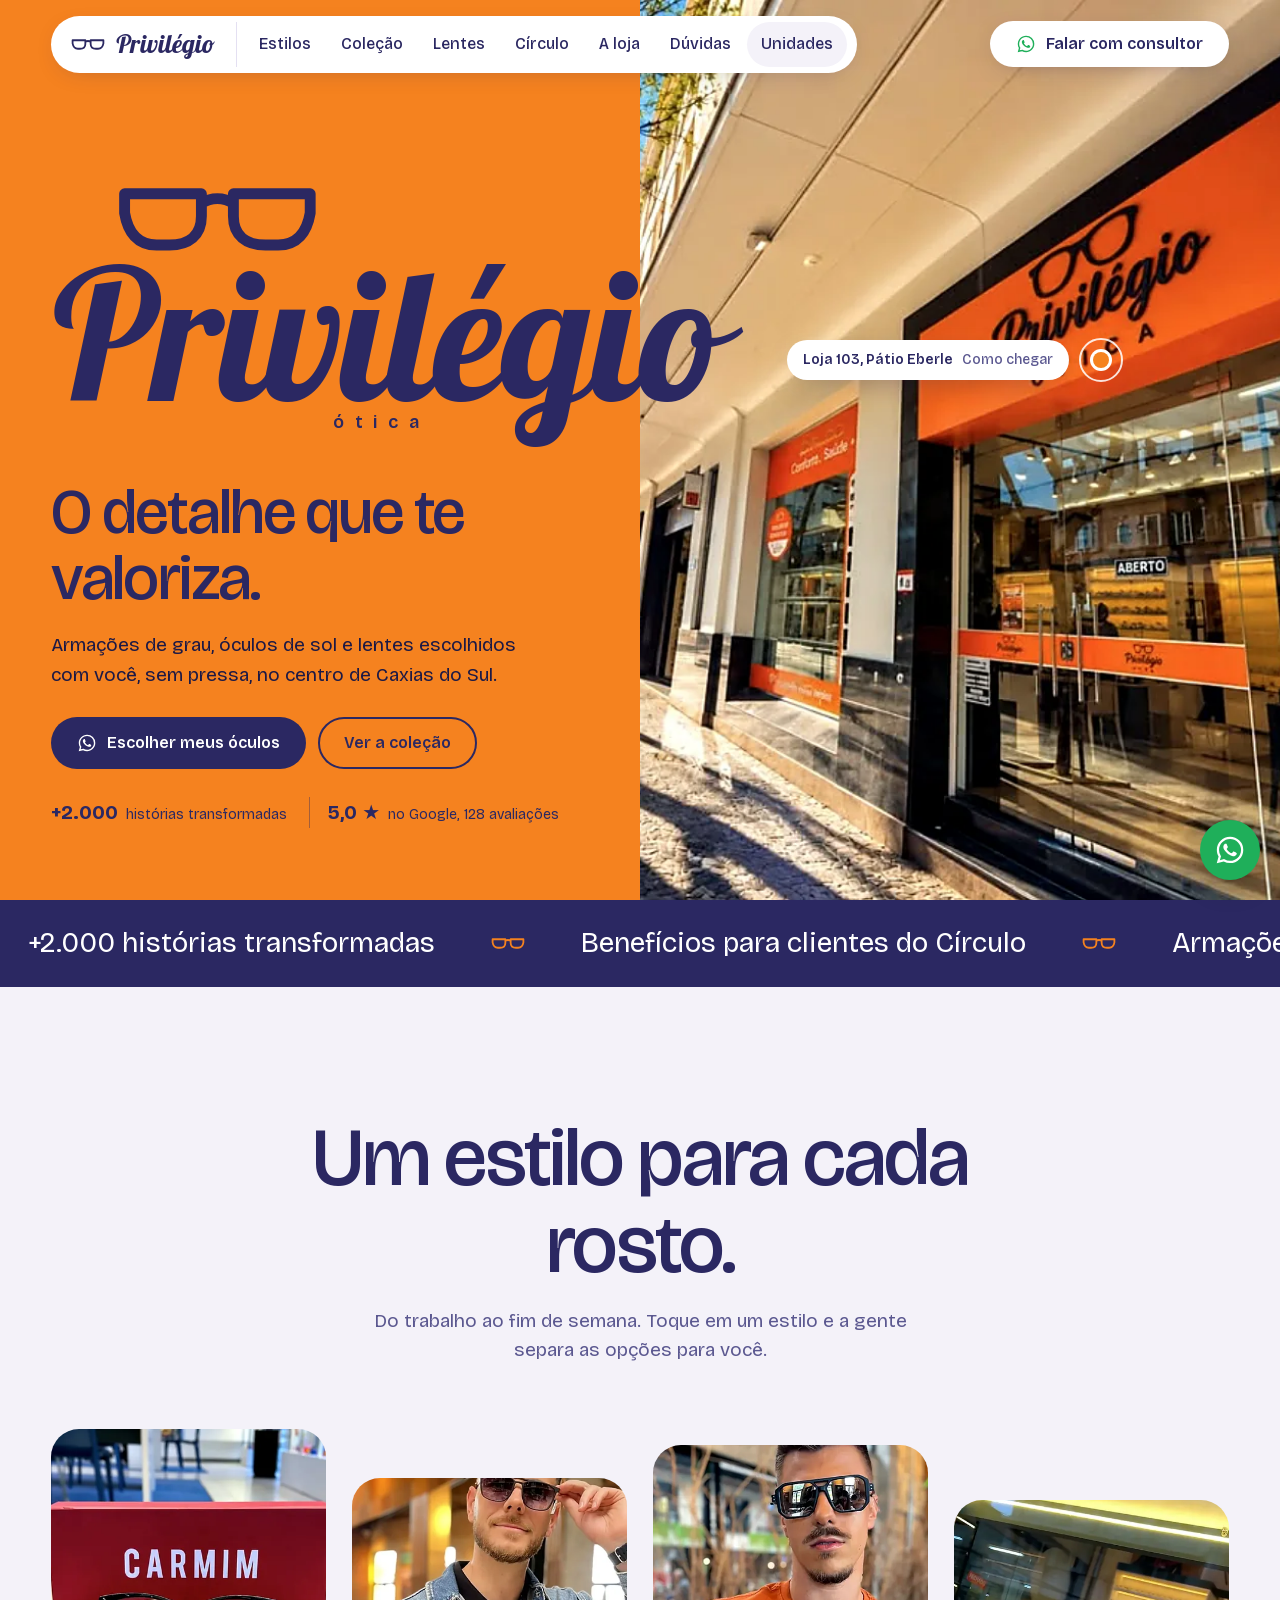
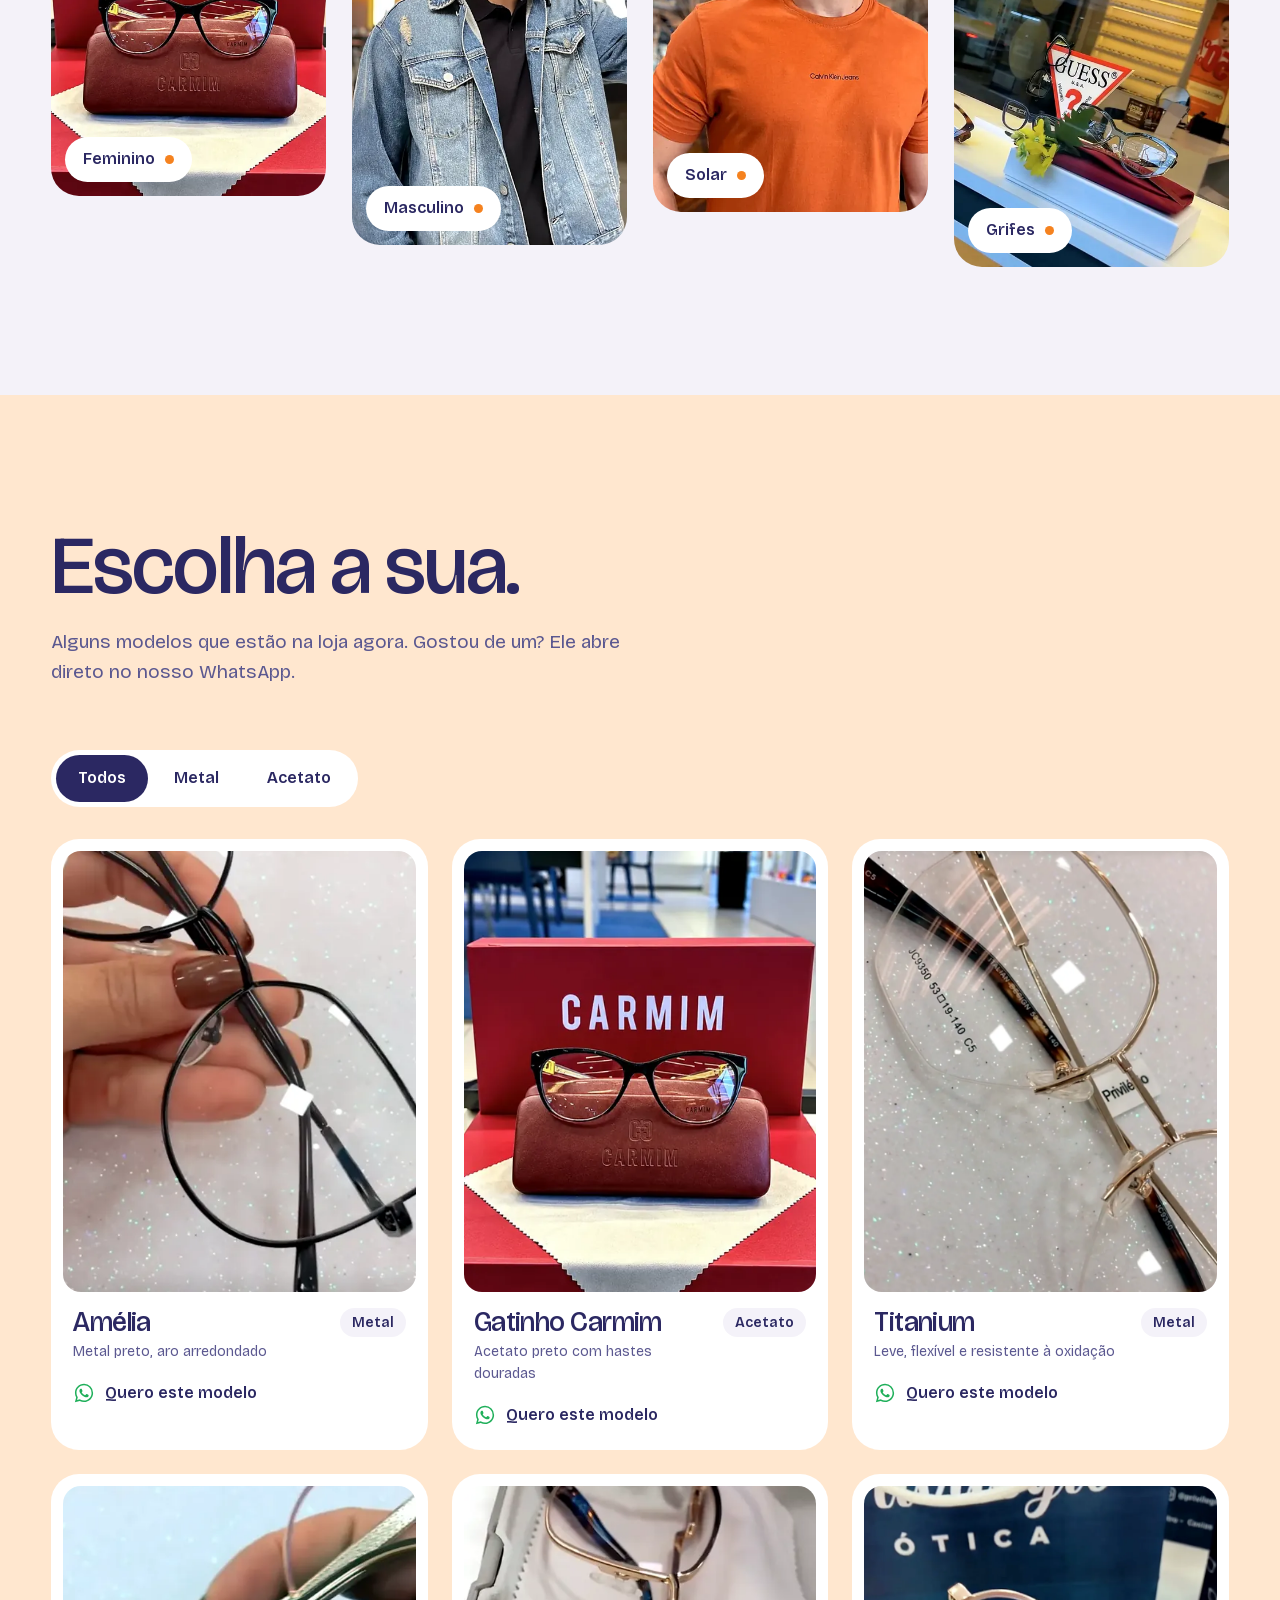
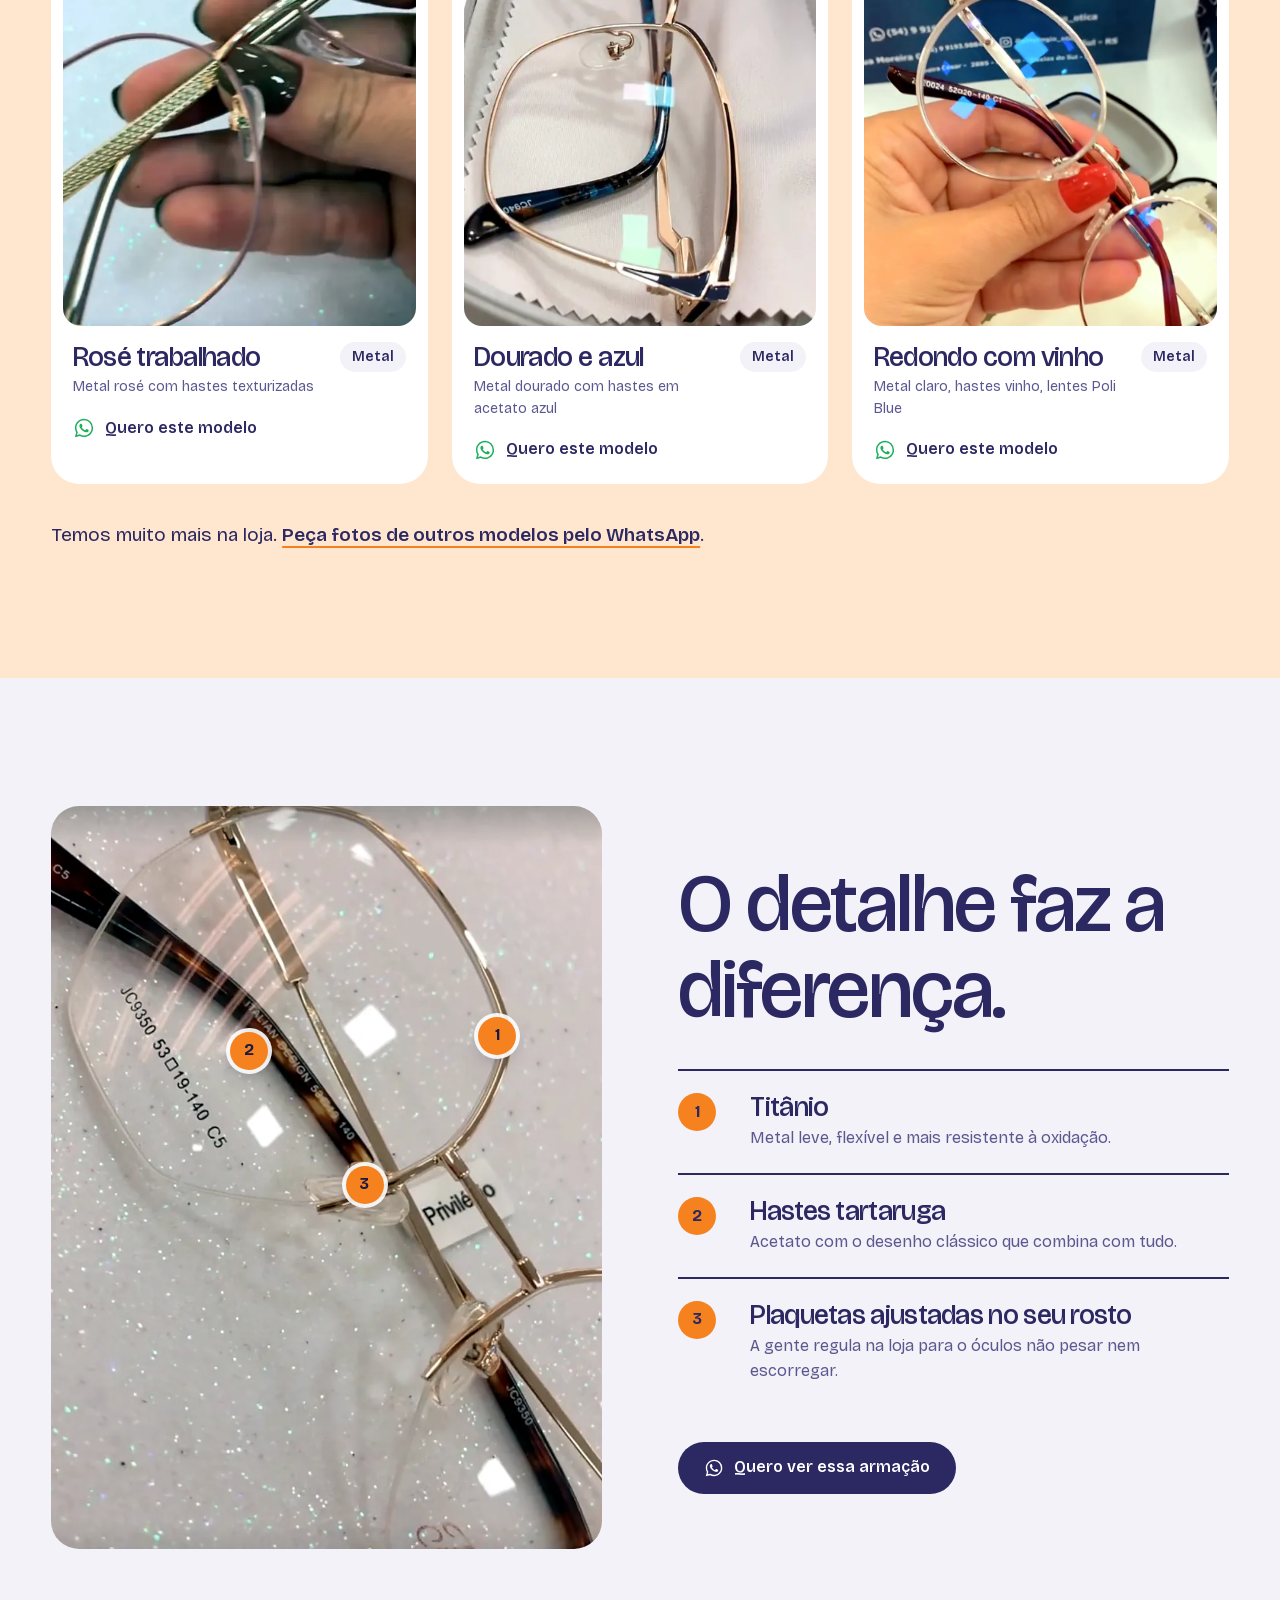
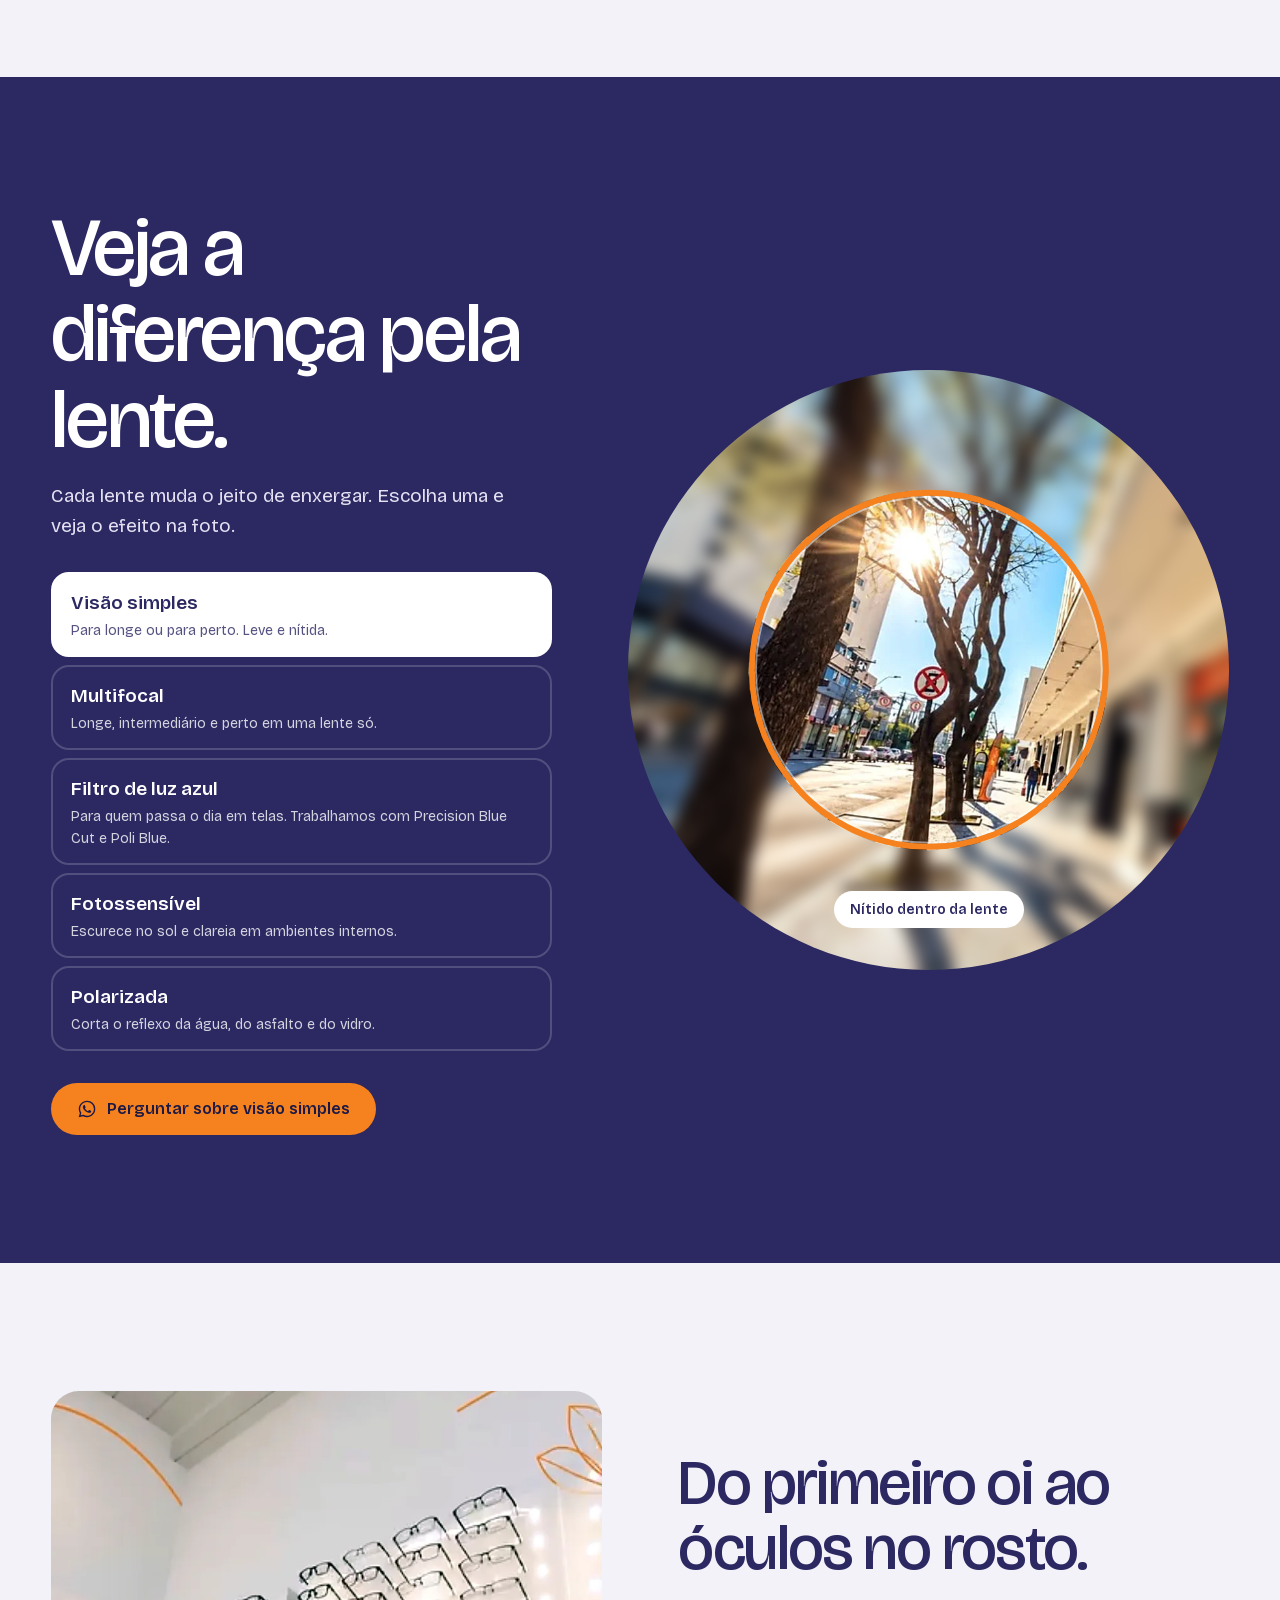
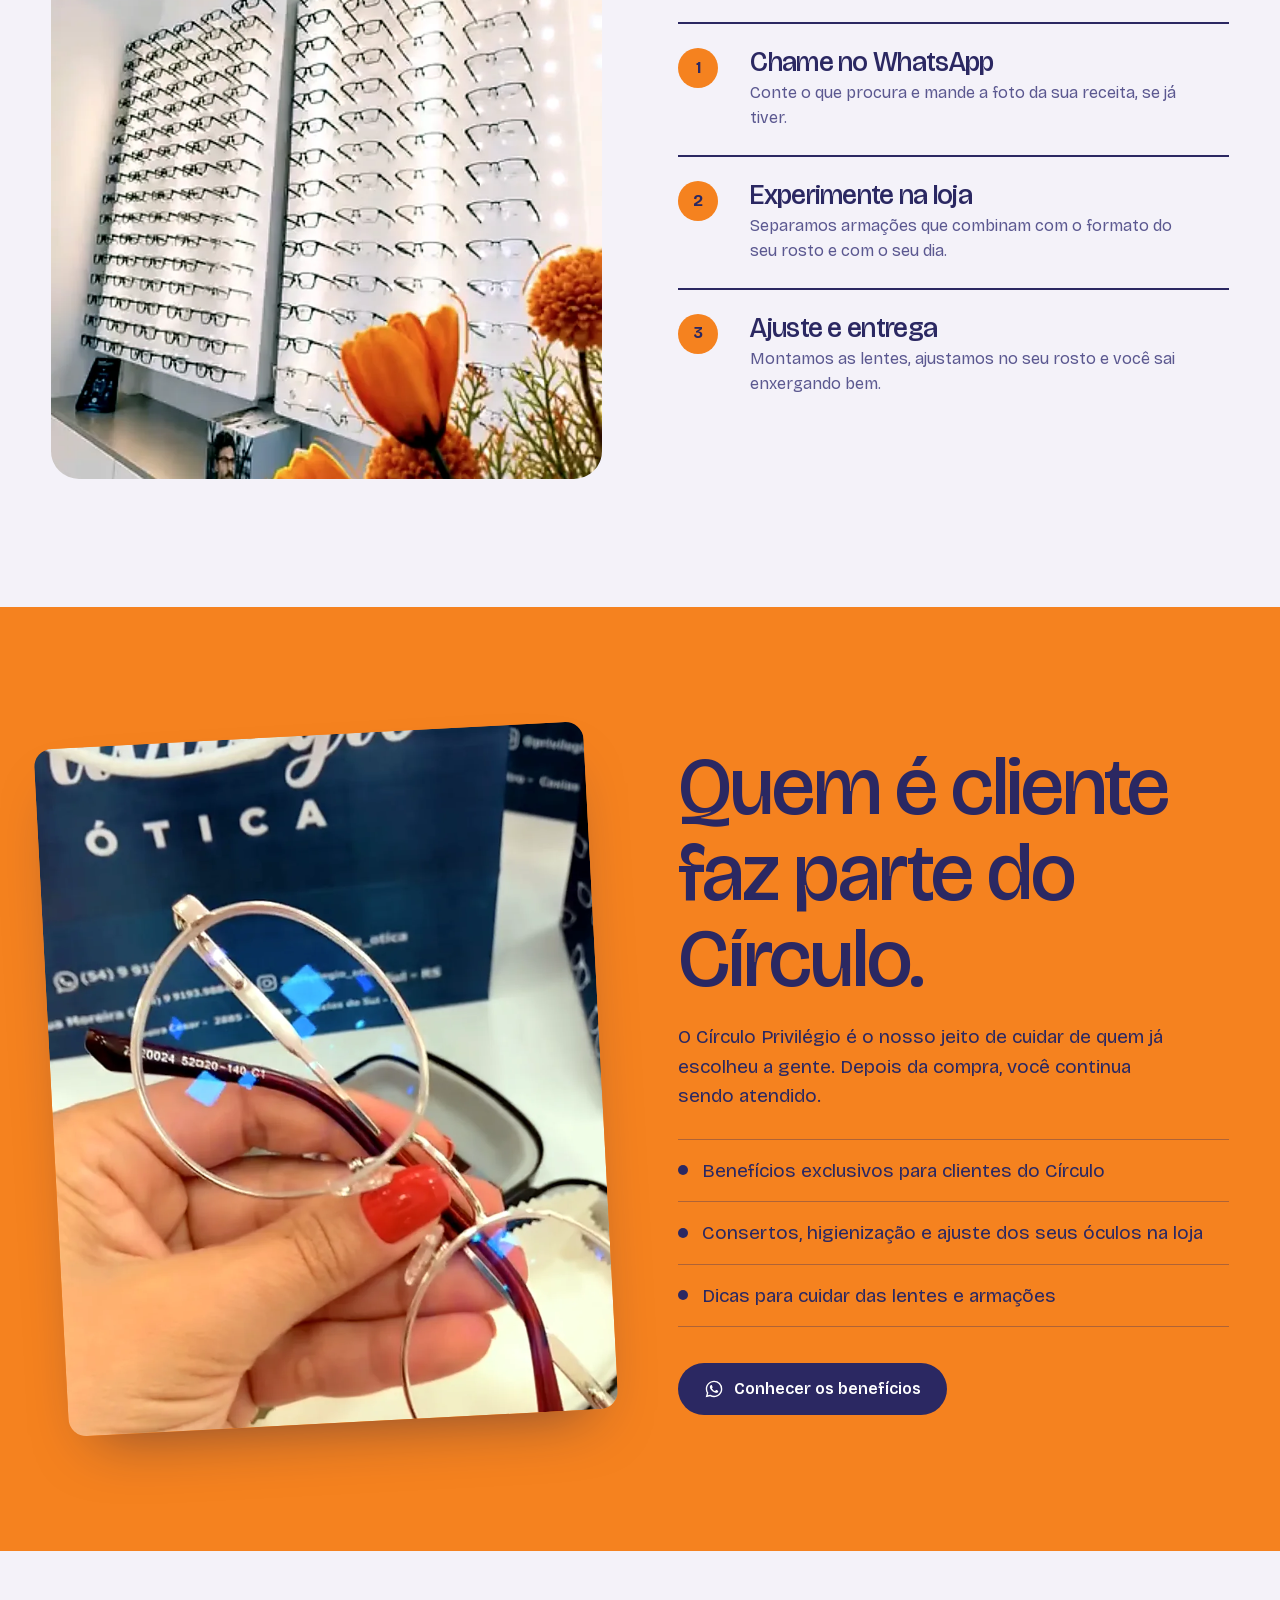
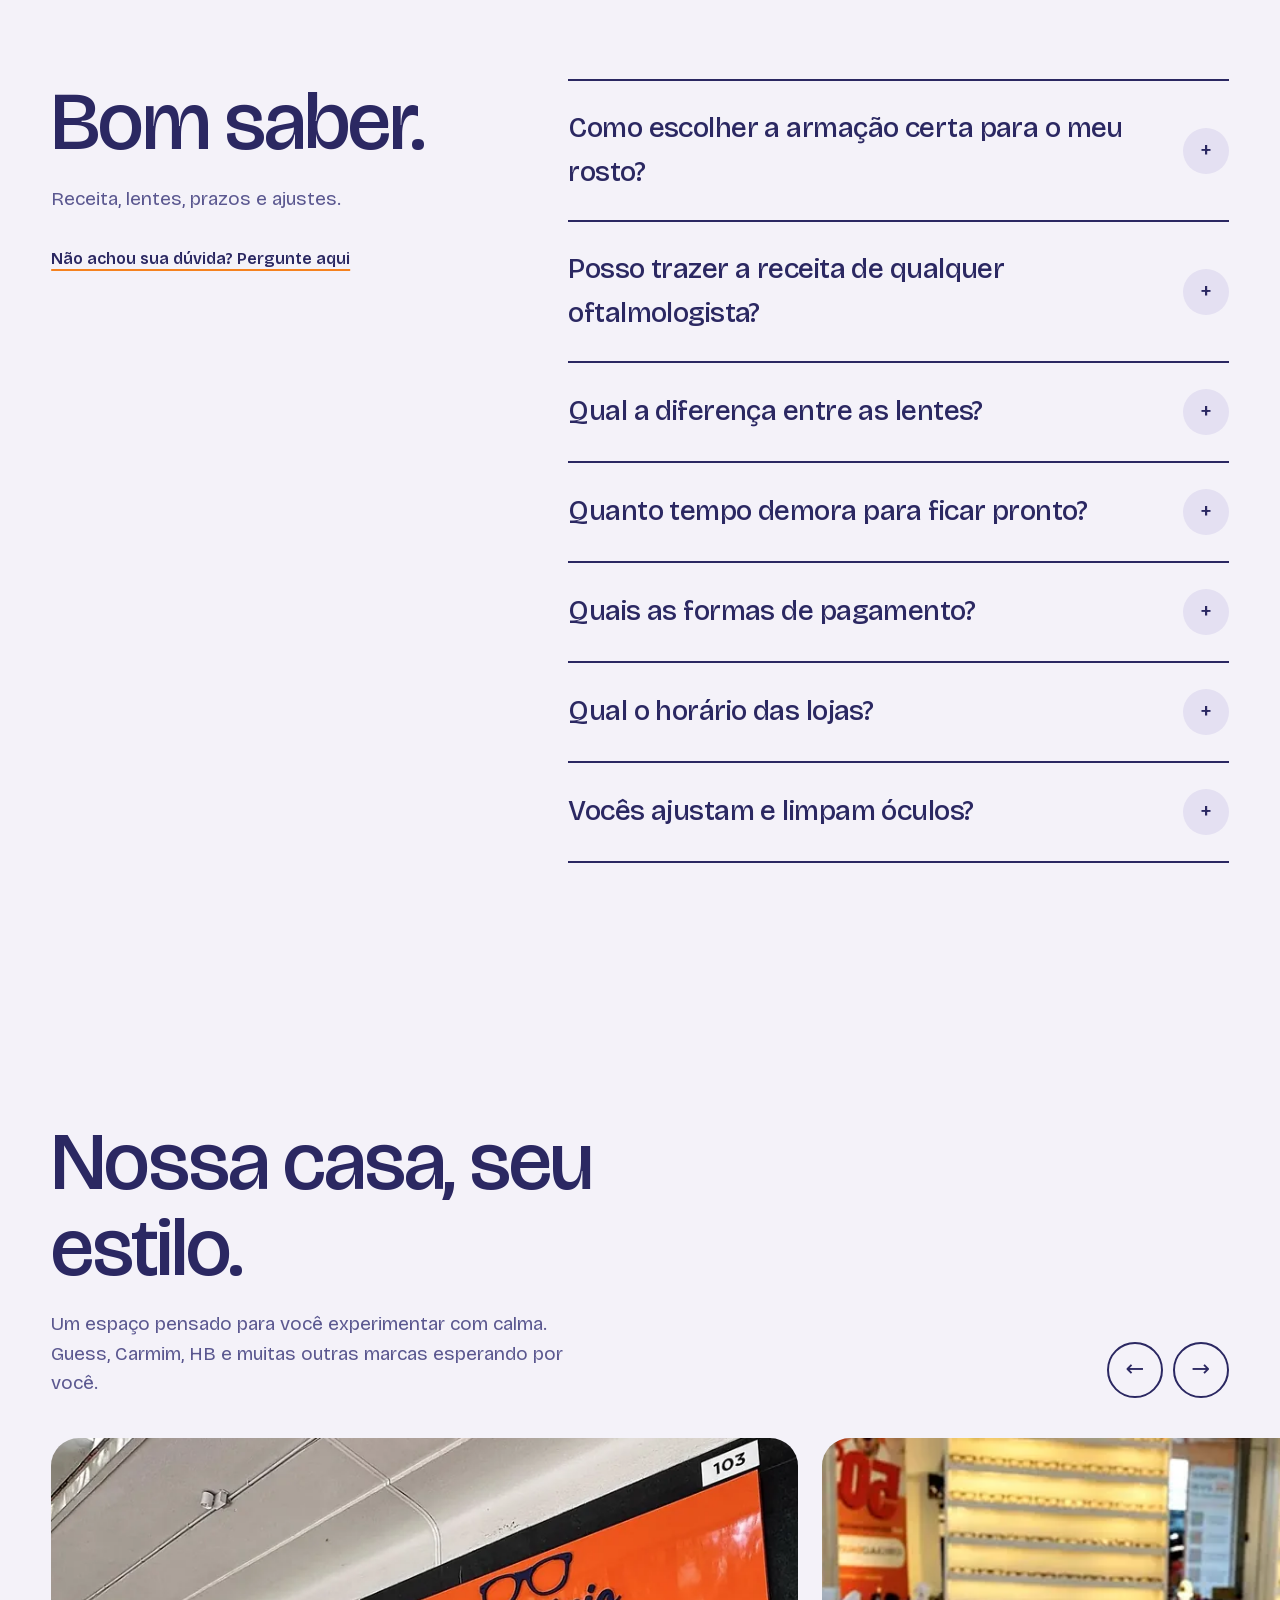
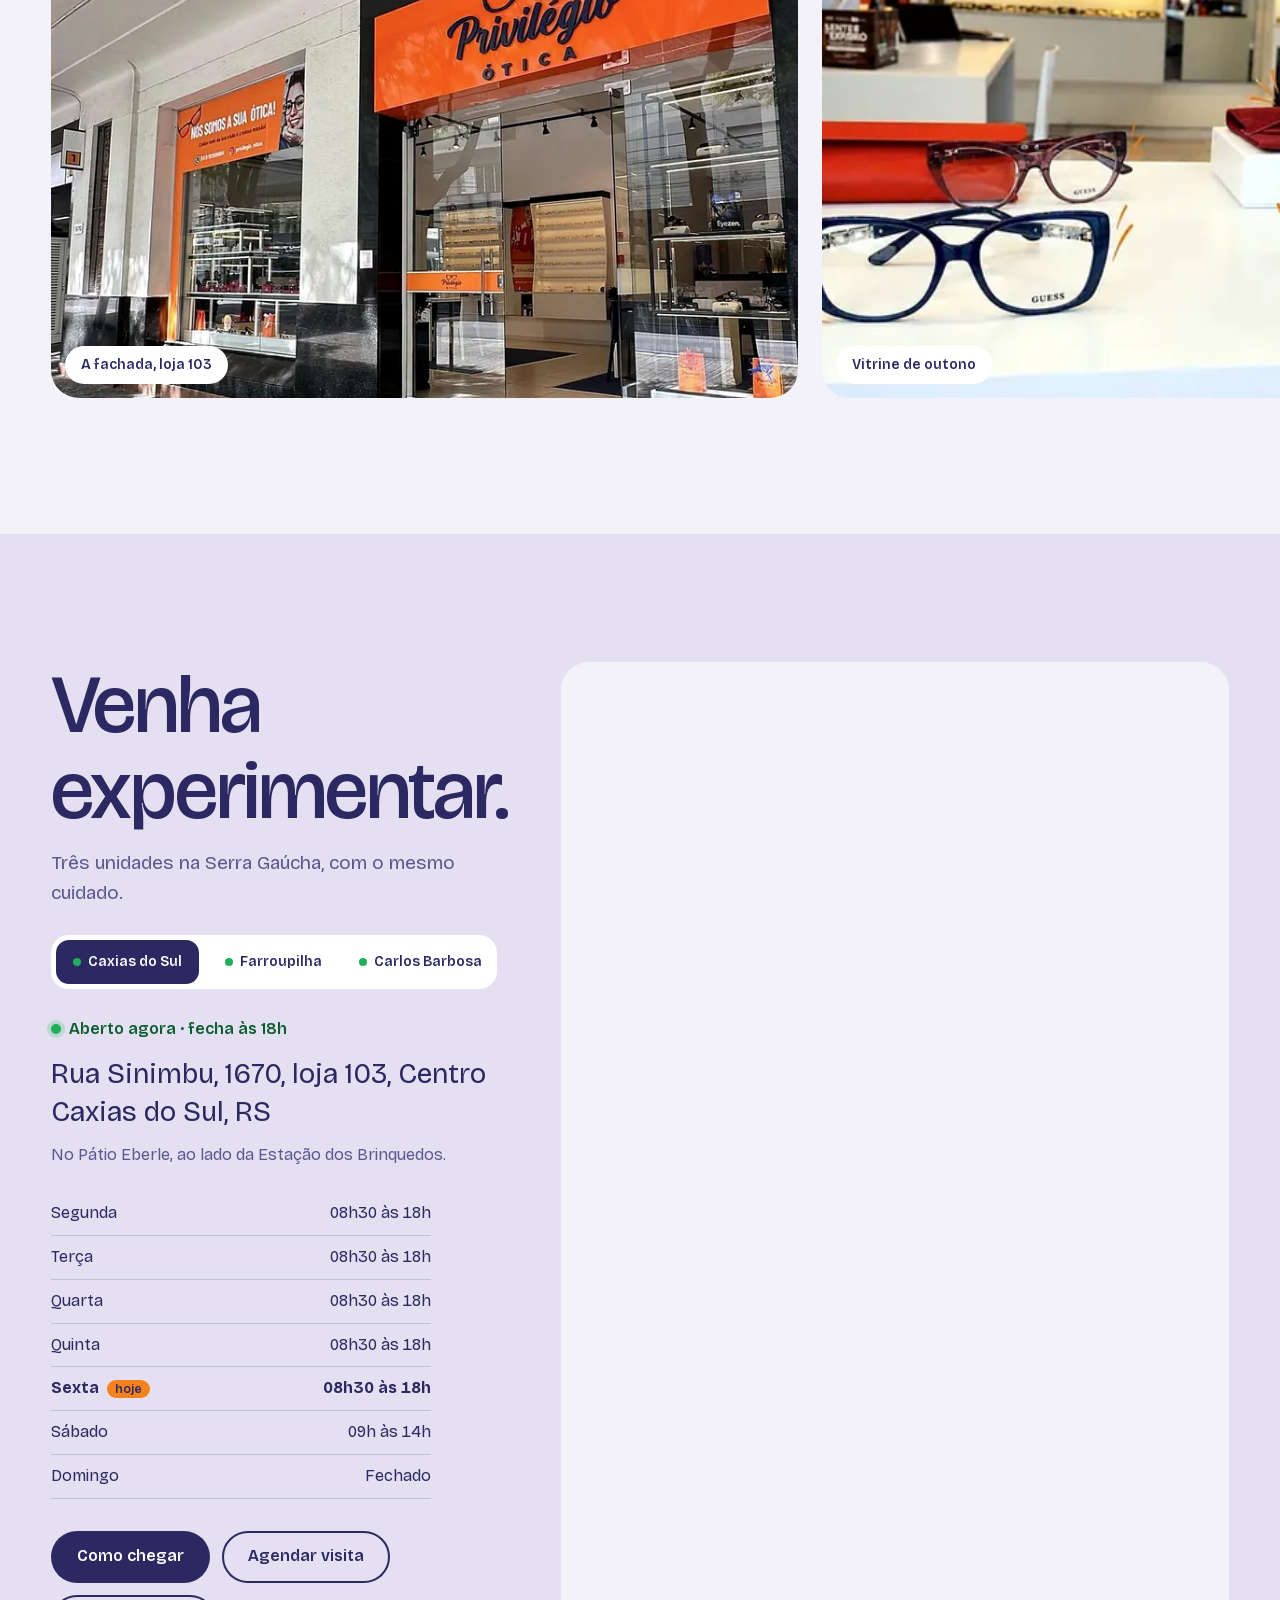
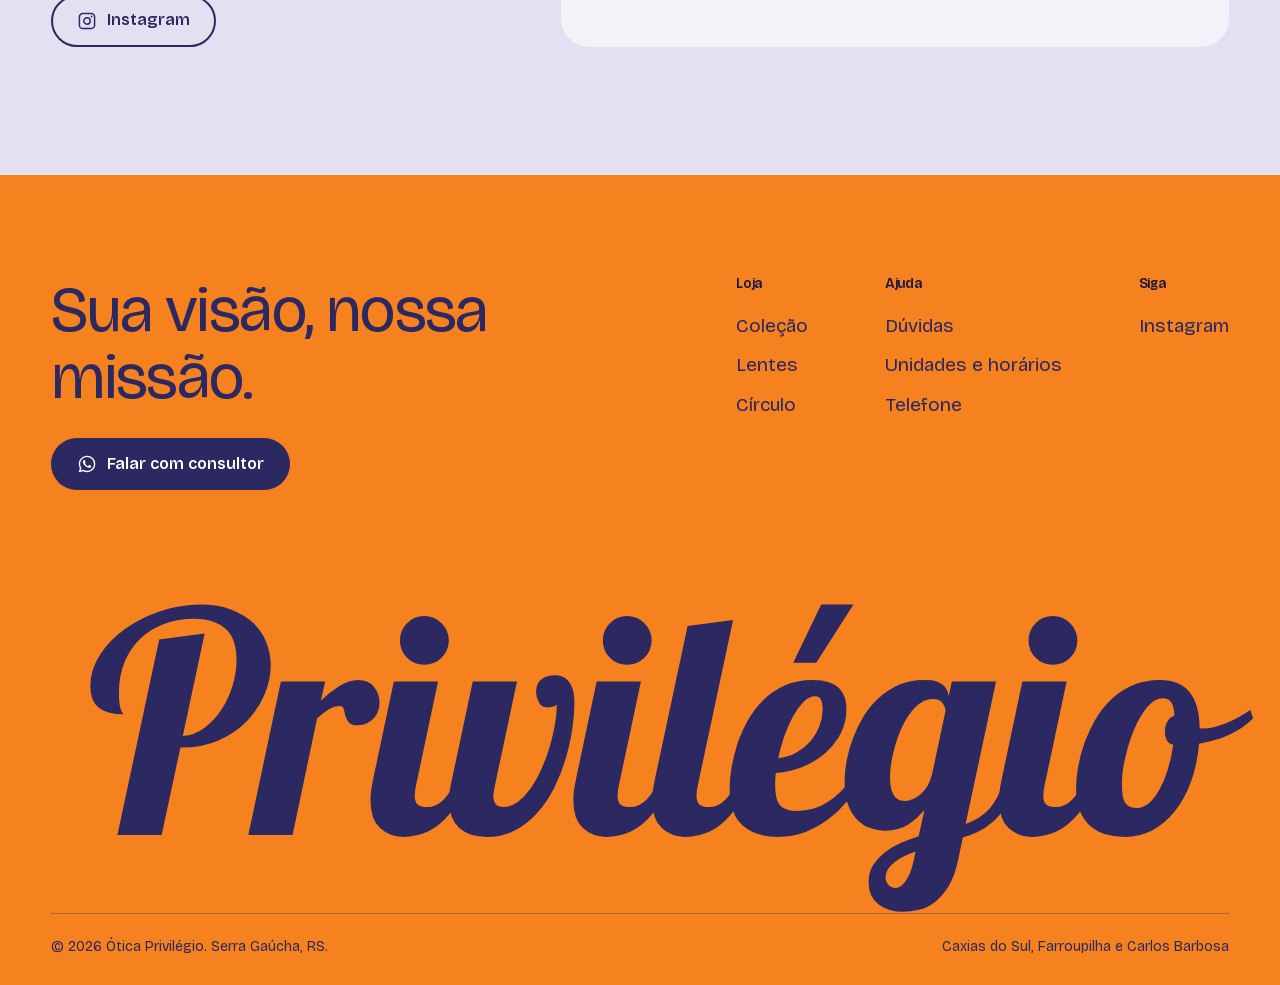
<file: index.html>
<!doctype html>
<html lang="pt-BR">
<head>
  <meta charset="utf-8">
  <meta name="viewport" content="width=device-width, initial-scale=1">
  <title>Ótica Privilégio | Óculos de grau e de sol em Caxias do Sul</title>
  <meta name="description" content="Ótica Privilégio, no centro de Caxias do Sul. Armações de grau, óculos de sol e lentes com atendimento personalizado. Seu olhar merece ser Privilégio.">
  <meta name="theme-color" content="#F5821F">
  <link rel="canonical" href="https://otica-privilegio.vercel.app/">

  <meta property="og:type" content="website">
  <meta property="og:locale" content="pt_BR">
  <meta property="og:title" content="Ótica Privilégio | O detalhe que te valoriza">
  <meta property="og:description" content="Armações, óculos de sol e lentes no centro de Caxias do Sul. Atendimento pelo WhatsApp.">
  <meta property="og:image" content="https://otica-privilegio.vercel.app/assets/img/og.jpg">
  <meta name="twitter:card" content="summary_large_image">

  <link rel="icon" href="assets/favicon.svg" type="image/svg+xml">
  <link rel="apple-touch-icon" href="assets/apple-touch-icon.png">

  <link rel="preload" href="assets/fonts/bricolage-grotesque-latin.woff2" as="font" type="font/woff2" crossorigin>
  <link rel="preload" href="assets/fonts/lobster-two-700i-latin.woff2" as="font" type="font/woff2" crossorigin>
  <link rel="preload" as="image" href="assets/img/loja-fachada-sol.webp" fetchpriority="high">
  <link rel="stylesheet" href="css/style.css">

  <script type="application/ld+json">
  {
    "@context": "https://schema.org",
    "@type": "Optician",
    "name": "Ótica Privilégio",
    "slogan": "O detalhe que te valoriza",
    "image": "https://otica-privilegio.vercel.app/assets/img/og.jpg",
    "telephone": "+55-54-99996-6842",
    "openingHoursSpecification": [
      { "@type": "OpeningHoursSpecification", "dayOfWeek": ["Monday","Tuesday","Wednesday","Thursday","Friday"], "opens": "08:30", "closes": "18:00" },
      { "@type": "OpeningHoursSpecification", "dayOfWeek": "Saturday", "opens": "09:00", "closes": "14:00" }
    ],
    "aggregateRating": { "@type": "AggregateRating", "ratingValue": "5.0", "reviewCount": "128" },
    "address": {
      "@type": "PostalAddress",
      "streetAddress": "Rua Sinimbu, 1670, Loja 103",
      "addressLocality": "Caxias do Sul",
      "addressRegion": "RS",
      "postalCode": "95020-001",
      "addressCountry": "BR"
    },
    "sameAs": ["https://www.instagram.com/oticaprivilegio_caxiasdosul/"]
  }
  </script>
</head>
<body>
  <svg width="0" height="0" style="position:absolute" aria-hidden="true">
    <symbol id="i-oculos" viewBox="0 0 64 24">
      <path d="M3 4H27V11C27 17 23 20 17 20H13C7 20 4 16 3 10Z M37 4H61V10C60 16 57 20 51 20H47C41 20 37 17 37 11Z M27 7C30 5 34 5 37 7" fill="none" stroke="currentColor" stroke-width="3.4" stroke-linejoin="round" stroke-linecap="round"/>
    </symbol>
    <symbol id="i-whats" viewBox="0 0 24 24">
      <path fill="currentColor" d="M12.04 2C6.58 2 2.13 6.45 2.13 11.91c0 1.75.46 3.45 1.32 4.95L2.05 22l5.25-1.38a9.9 9.9 0 0 0 4.74 1.21h.01c5.46 0 9.9-4.45 9.9-9.91A9.86 9.86 0 0 0 12.04 2Zm0 18.15h-.01a8.2 8.2 0 0 1-4.19-1.15l-.3-.18-3.12.82.83-3.04-.2-.31a8.2 8.2 0 0 1-1.26-4.38c0-4.54 3.7-8.23 8.25-8.23 2.2 0 4.27.86 5.82 2.42a8.18 8.18 0 0 1 2.41 5.82c0 4.54-3.7 8.23-8.23 8.23Zm4.52-6.16c-.25-.12-1.47-.72-1.69-.81-.23-.08-.39-.12-.56.13-.16.25-.64.81-.79.97-.14.17-.29.19-.54.06-.25-.12-1.05-.39-1.99-1.23-.74-.66-1.23-1.47-1.38-1.72-.14-.25-.01-.38.11-.51.11-.11.25-.29.37-.43.13-.15.17-.25.25-.42.08-.16.04-.31-.02-.43-.06-.12-.56-1.34-.76-1.84-.2-.48-.41-.42-.56-.42h-.48c-.17 0-.43.06-.66.31-.22.25-.86.85-.86 2.07 0 1.22.89 2.4 1.01 2.56.12.17 1.75 2.67 4.23 3.74.59.26 1.05.41 1.41.52.59.19 1.13.16 1.56.1.48-.07 1.47-.6 1.67-1.18.21-.58.21-1.07.15-1.18-.06-.1-.22-.16-.47-.29Z"/>
    </symbol>
    <symbol id="i-insta" viewBox="0 0 24 24">
      <path fill="none" stroke="currentColor" stroke-width="1.8" d="M7 2.9h10A4.1 4.1 0 0 1 21.1 7v10a4.1 4.1 0 0 1-4.1 4.1H7A4.1 4.1 0 0 1 2.9 17V7A4.1 4.1 0 0 1 7 2.9Z M12 8.2a3.8 3.8 0 1 0 0 7.6 3.8 3.8 0 0 0 0-7.6Z"/>
      <circle cx="17.4" cy="6.6" r="1.1" fill="currentColor"/>
    </symbol>
  </svg>

  <a class="pular" href="#conteudo">Pular para o conteúdo</a>

  <header class="topo" data-topo>
    <nav class="nav" aria-label="Principal">
      <a class="marca" href="#inicio" aria-label="Ótica Privilégio, início">
        <svg class="marca__oculos" aria-hidden="true"><use href="#i-oculos"/></svg>
        <span class="marca__nome">Privilégio</span>
      </a>
      <ul class="nav__links" data-menu>
        <li><a href="#estilos">Estilos</a></li>
        <li><a href="#colecao">Coleção</a></li>
        <li><a href="#lentes">Lentes</a></li>
        <li><a href="#circulo">Círculo</a></li>
        <li><a href="#loja">A loja</a></li>
        <li><a href="#duvidas">Dúvidas</a></li>
        <li><a href="#visite">Unidades</a></li>
      </ul>
    </nav>
    <div class="topo__acoes">
      <a class="botao botao--whats" data-wa href="https://wa.me/5554999966842" target="_blank" rel="noopener">
        <svg aria-hidden="true"><use href="#i-whats"/></svg>
        <span class="topo__whats-texto">Falar com consultor</span>
      </a>
      <button class="menu-botao" type="button" aria-expanded="false" aria-controls="menu-movel" data-menu-botao>
        <span class="sr">Abrir menu</span><i></i><i></i>
      </button>
    </div>
  </header>

  <div class="menu-movel" id="menu-movel" hidden data-menu-movel>
    <a href="#estilos">Estilos</a>
    <a href="#colecao">Coleção</a>
    <a href="#lentes">Lentes</a>
    <a href="#circulo">Círculo</a>
    <a href="#loja">A loja</a>
    <a href="#duvidas">Dúvidas</a>
    <a href="#visite">Unidades</a>
    <a class="botao botao--whats" data-wa href="https://wa.me/5554999966842" target="_blank" rel="noopener">
      <svg aria-hidden="true"><use href="#i-whats"/></svg><span>Falar com consultor</span>
    </a>
  </div>

  <main id="conteudo">

    <!-- HERO -->
    <section class="hero" id="inicio">
      <div class="hero__painel">
        <p class="hero__marca" aria-hidden="true">
          <svg class="hero__oculos"><use href="#i-oculos"/></svg>
          <span>Privilégio</span>
          <small>ótica</small>
        </p>
        <h1 class="hero__titulo">O detalhe que te valoriza.</h1>
        <p class="hero__texto">Armações de grau, óculos de sol e lentes escolhidos com você, sem pressa, no centro de Caxias do Sul.</p>
        <div class="hero__acoes">
          <a class="botao botao--escuro" data-wa="Olá! Quero ajuda para escolher meus óculos." href="https://wa.me/5554999966842" target="_blank" rel="noopener">
            <svg aria-hidden="true"><use href="#i-whats"/></svg><span>Escolher meus óculos</span>
          </a>
          <a class="botao botao--linha" href="#colecao">Ver a coleção</a>
        </div>
        <p class="hero__prova"><strong>+2.000</strong> histórias transformadas <span class="hero__nota"><strong>5,0</strong> no Google, 128 avaliações</span></p>
      </div>
      <figure class="hero__foto">
        <img src="assets/img/loja-fachada-sol.webp" alt="Fachada laranja da Ótica Privilégio na Rua Sinimbu, em dia de sol" width="1570" height="882" fetchpriority="high">
        <a class="ponto ponto--esquerda" style="--x:72%;--y:40%" href="https://www.google.com/maps/dir/?api=1&amp;destination=Rua+Sinimbu+1670+Caxias+do+Sul+RS" target="_blank" rel="noopener">
          <span class="ponto__alvo" aria-hidden="true"></span>
          <span class="ponto__rotulo">Loja 103, Pátio Eberle <em>Como chegar</em></span>
        </a>
      </figure>
    </section>

    <!-- FAIXA -->
    <div class="faixa" aria-label="Destaques da loja">
      <div class="faixa__trilho">
        <ul>
          <li>+2.000 histórias transformadas</li>
          <li>Benefícios para clientes do Círculo</li>
          <li>Armações de grau e solar</li>
          <li>Consertos e higienização</li>
          <li>Caxias do Sul, Farroupilha e Carlos Barbosa</li>
        </ul>
        <ul aria-hidden="true">
          <li>+2.000 histórias transformadas</li>
          <li>Benefícios para clientes do Círculo</li>
          <li>Armações de grau e solar</li>
          <li>Consertos e higienização</li>
          <li>Caxias do Sul, Farroupilha e Carlos Barbosa</li>
        </ul>
      </div>
    </div>

    <!-- ESTILOS -->
    <section class="estilos secao" id="estilos" aria-labelledby="estilos-titulo">
      <div class="secao__cabeca secao__cabeca--centro">
        <h2 id="estilos-titulo">Um estilo para cada rosto.</h2>
        <p>Do trabalho ao fim de semana. Toque em um estilo e a gente separa as opções para você.</p>
      </div>
      <div class="estilos__grade">
        <a class="estilo estilo--a" data-wa="Olá! Quero ver armações femininas." href="https://wa.me/5554999966842" target="_blank" rel="noopener">
          <img src="assets/img/marca-carmim.webp" srcset="assets/img/marca-carmim-480.webp 480w, assets/img/marca-carmim-800.webp 800w, assets/img/marca-carmim.webp 1176w" sizes="(max-width: 900px) 50vw, 25vw" alt="Armação gatinho preta da Carmim sobre o estojo vermelho" loading="lazy" width="1176" height="1477">
          <span class="estilo__nome">Feminino</span>
        </a>
        <a class="estilo estilo--b" data-wa="Olá! Quero ver armações masculinas." href="https://wa.me/5554999966842" target="_blank" rel="noopener">
          <img src="assets/img/masc-jaqueta.webp" srcset="assets/img/masc-jaqueta-480.webp 480w, assets/img/masc-jaqueta.webp 662w" sizes="(max-width: 900px) 50vw, 25vw" alt="Homem de jaqueta jeans ajustando óculos de sol" loading="lazy" width="662" height="1161">
          <span class="estilo__nome">Masculino</span>
        </a>
        <a class="estilo estilo--c" data-wa="Olá! Quero ver óculos de sol." href="https://wa.me/5554999966842" target="_blank" rel="noopener">
          <img src="assets/img/masc-laranja.webp" srcset="assets/img/masc-laranja-480.webp 480w, assets/img/masc-laranja.webp 655w" sizes="(max-width: 900px) 50vw, 25vw" alt="Homem de camiseta laranja com óculos de sol espelhados" loading="lazy" width="655" height="1235">
          <span class="estilo__nome">Solar</span>
        </a>
        <a class="estilo estilo--d" data-wa="Olá! Quero ver as armações de grife, como Guess e Carmim." href="https://wa.me/5554999966842" target="_blank" rel="noopener">
          <img src="assets/img/marca-guess.webp" srcset="assets/img/marca-guess-480.webp 480w, assets/img/marca-guess.webp 882w" sizes="(max-width: 900px) 50vw, 25vw" alt="Armações Guess expostas na vitrine da loja" loading="lazy" width="882" height="1470">
          <span class="estilo__nome">Grifes</span>
        </a>
      </div>
    </section>

    <!-- COLEÇÃO -->
    <section class="colecao secao" id="colecao" aria-labelledby="colecao-titulo">
      <div class="secao__cabeca">
        <h2 id="colecao-titulo">Escolha a sua.</h2>
        <p>Alguns modelos que estão na loja agora. Gostou de um? Ele abre direto no nosso WhatsApp.</p>
      </div>
      <div class="filtros" role="tablist" aria-label="Filtrar coleção" data-filtros>
        <button type="button" role="tab" aria-selected="true" data-filtro="todos">Todos</button>
        <button type="button" role="tab" aria-selected="false" data-filtro="metal">Metal</button>
        <button type="button" role="tab" aria-selected="false" data-filtro="acetato">Acetato</button>
      </div>
      <ul class="produtos" data-produtos aria-live="polite"></ul>
      <p class="colecao__rodape">Temos muito mais na loja. <a data-wa="Olá! Quero ver mais modelos de armação." href="https://wa.me/5554999966842" target="_blank" rel="noopener">Peça fotos de outros modelos pelo WhatsApp</a>.</p>
    </section>

    <!-- DETALHES -->
    <section class="detalhes secao" aria-labelledby="detalhes-titulo">
      <figure class="detalhes__foto">
        <img src="assets/img/arm-titanium.webp" srcset="assets/img/arm-titanium-480.webp 480w, assets/img/arm-titanium.webp 882w" sizes="(max-width: 900px) 92vw, 48vw" alt="Armação de titânio dourada com hastes tartaruga e plaquetas transparentes" loading="lazy" width="882" height="1191">
        <span class="detalhes__ponto" style="--x:81%;--y:31%" data-ponto="1" aria-hidden="true">1</span>
        <span class="detalhes__ponto" style="--x:36%;--y:33%" data-ponto="2" aria-hidden="true">2</span>
        <span class="detalhes__ponto" style="--x:57%;--y:51%" data-ponto="3" aria-hidden="true">3</span>
      </figure>
      <div class="detalhes__texto">
        <h2 id="detalhes-titulo">O detalhe faz a diferença.</h2>
        <ol class="detalhes__lista" data-detalhes>
          <li data-ponto="1">
            <h3>Titânio</h3>
            <p>Metal leve, flexível e mais resistente à oxidação.</p>
          </li>
          <li data-ponto="2">
            <h3>Hastes tartaruga</h3>
            <p>Acetato com o desenho clássico que combina com tudo.</p>
          </li>
          <li data-ponto="3">
            <h3>Plaquetas ajustadas no seu rosto</h3>
            <p>A gente regula na loja para o óculos não pesar nem escorregar.</p>
          </li>
        </ol>
        <a class="botao botao--escuro" data-wa="Olá! Quero saber mais sobre a armação Titanium que vi no site." href="https://wa.me/5554999966842" target="_blank" rel="noopener">
          <svg aria-hidden="true"><use href="#i-whats"/></svg><span>Quero ver essa armação</span>
        </a>
      </div>
    </section>

    <!-- LENTES -->
    <section class="lentes secao" id="lentes" aria-labelledby="lentes-titulo">
      <div class="lentes__texto">
        <h2 id="lentes-titulo">Veja a diferença pela lente.</h2>
        <p>Cada lente muda o jeito de enxergar. Escolha uma e veja o efeito na foto.</p>
        <div class="lentes__opcoes" role="radiogroup" aria-label="Tipo de lente" data-lentes>
          <button type="button" role="radio" aria-checked="true" data-lente="simples">
            <strong>Visão simples</strong><span>Para longe ou para perto. Leve e nítida.</span>
          </button>
          <button type="button" role="radio" aria-checked="false" data-lente="multifocal">
            <strong>Multifocal</strong><span>Longe, intermediário e perto em uma lente só.</span>
          </button>
          <button type="button" role="radio" aria-checked="false" data-lente="azul">
            <strong>Filtro de luz azul</strong><span>Para quem passa o dia em telas. Trabalhamos com Precision Blue Cut e Poli Blue.</span>
          </button>
          <button type="button" role="radio" aria-checked="false" data-lente="foto">
            <strong>Fotossensível</strong><span>Escurece no sol e clareia em ambientes internos.</span>
          </button>
          <button type="button" role="radio" aria-checked="false" data-lente="polarizada">
            <strong>Polarizada</strong><span>Corta o reflexo da água, do asfalto e do vidro.</span>
          </button>
        </div>
        <a class="botao botao--claro" data-wa="Olá! Quero saber mais sobre visão simples." data-wa-lente href="https://wa.me/5554999966842" target="_blank" rel="noopener">
          <svg aria-hidden="true"><use href="#i-whats"/></svg><span data-lente-cta>Perguntar sobre visão simples</span>
        </a>
      </div>
      <div class="lentes__visor" data-visor data-efeito="simples">
        <img src="assets/img/visor-rua.webp" srcset="assets/img/visor-rua-480.webp 480w, assets/img/visor-rua.webp 882w" sizes="(max-width: 900px) 90vw, 50vw" alt="Rua Sinimbu ensolarada vista através da lente selecionada" loading="lazy" width="882" height="882">
        <div class="lentes__circulo" aria-hidden="true">
          <img src="assets/img/visor-rua.webp" srcset="assets/img/visor-rua-480.webp 480w, assets/img/visor-rua.webp 882w" sizes="(max-width: 900px) 90vw, 50vw" alt="" loading="lazy" width="882" height="882">
        </div>
        <p class="lentes__legenda" data-legenda>Sem lente</p>
      </div>
    </section>

    <!-- COMO FUNCIONA -->
    <section class="passos secao" aria-labelledby="passos-titulo">
      <figure class="passos__foto">
        <img src="assets/img/loja-parede-flores.webp" srcset="assets/img/loja-parede-flores-480.webp 480w, assets/img/loja-parede-flores.webp 882w" sizes="(max-width: 900px) 92vw, 45vw" alt="Parede de armações iluminada dentro da loja, com flores laranja" loading="lazy" width="882" height="1470">
      </figure>
      <div class="passos__texto">
        <h2 id="passos-titulo">Do primeiro oi ao óculos no rosto.</h2>
        <ol class="passos__lista">
          <li>
            <h3>Chame no WhatsApp</h3>
            <p>Conte o que procura e mande a foto da sua receita, se já tiver.</p>
          </li>
          <li>
            <h3>Experimente na loja</h3>
            <p>Separamos armações que combinam com o formato do seu rosto e com o seu dia.</p>
          </li>
          <li>
            <h3>Ajuste e entrega</h3>
            <p>Montamos as lentes, ajustamos no seu rosto e você sai enxergando bem.</p>
          </li>
        </ol>
      </div>
    </section>

    <!-- CÍRCULO -->
    <section class="circulo secao" id="circulo" aria-labelledby="circulo-titulo">
      <figure class="circulo__foto">
        <img src="assets/img/arm-sacola.webp" srcset="assets/img/arm-sacola-480.webp 480w, assets/img/arm-sacola.webp 882w" sizes="(max-width: 900px) 92vw, 45vw" alt="Óculos pronto em frente à sacola azul da Ótica Privilégio" loading="lazy" width="882" height="1264">
      </figure>
      <div class="circulo__texto">
        <h2 id="circulo-titulo">Quem é cliente faz parte do Círculo.</h2>
        <p>O Círculo Privilégio é o nosso jeito de cuidar de quem já escolheu a gente. Depois da compra, você continua sendo atendido.</p>
        <!-- TODO: preencher com os benefícios reais do Círculo quando a loja confirmar -->
        <ul class="circulo__lista">
          <li>Benefícios exclusivos para clientes do Círculo</li>
          <li>Consertos, higienização e ajuste dos seus óculos na loja</li>
          <li>Dicas para cuidar das lentes e armações</li>
        </ul>
        <a class="botao botao--escuro" data-wa="Olá! Quero saber como funcionam os benefícios do Círculo Privilégio." href="https://wa.me/5554999966842" target="_blank" rel="noopener">
          <svg aria-hidden="true"><use href="#i-whats"/></svg><span>Conhecer os benefícios</span>
        </a>
      </div>
    </section>

    <!-- DÚVIDAS -->
    <section class="duvidas secao" id="duvidas" aria-labelledby="duvidas-titulo">
      <div class="duvidas__cabeca">
        <h2 id="duvidas-titulo">Bom saber.</h2>
        <p>Receita, lentes, prazos e ajustes.</p>
        <a class="link" data-wa="Olá! Tenho uma dúvida sobre óculos." href="https://wa.me/5554999966842" target="_blank" rel="noopener">Não achou sua dúvida? Pergunte aqui</a>
      </div>
      <div class="duvidas__lista">
        <details>
          <summary>Como escolher a armação certa para o meu rosto?</summary>
          <p>Rostos redondos ficam bem com armações mais retas; rostos quadrados, com modelos arredondados. Mas o que vale é você se sentir bem. Na loja, a gente experimenta junto até encontrar a sua.</p>
        </details>
        <details>
          <summary>Posso trazer a receita de qualquer oftalmologista?</summary>
          <p>Sim. Traga a receita na loja ou mande uma foto pelo WhatsApp para já conversarmos sobre as melhores lentes para você.</p>
        </details>
        <details>
          <summary>Qual a diferença entre as lentes?</summary>
          <p>Visão simples corrige uma distância. Multifocal corrige longe e perto na mesma lente. Filtros como luz azul, fotossensível e polarizado entram por cima para dar mais conforto. Veja o efeito de cada uma na seção de lentes.</p>
        </details>
        <details>
          <summary>Quanto tempo demora para ficar pronto?</summary>
          <p>Depende do tipo de lente e do grau. Informamos o prazo exato na hora do pedido.</p>
        </details>
        <details>
          <summary>Quais as formas de pagamento?</summary>
          <p>Aceitamos as formas tradicionais: dinheiro, Pix e cartões de débito e crédito. Pergunte pelo WhatsApp as condições do momento.</p>
        </details>
        <details>
          <summary>Qual o horário das lojas?</summary>
          <p>De segunda a sexta, a partir das 8h30 ou 9h, dependendo da unidade. Aos sábados, pela manhã. Veja o horário de cada unidade logo abaixo.</p>
        </details>
        <details>
          <summary>Vocês ajustam e limpam óculos?</summary>
          <p>Sim. Passe na loja para higienizar e ajustar seus óculos. Clientes do Círculo têm esse cuidado sempre que precisarem.</p>
        </details>
      </div>
    </section>

    <!-- A LOJA -->
    <section class="loja secao" id="loja" aria-labelledby="loja-titulo">
      <div class="loja__cabeca">
        <div>
          <h2 id="loja-titulo">Nossa casa, seu estilo.</h2>
          <p>Um espaço pensado para você experimentar com calma. Guess, Carmim, HB e muitas outras marcas esperando por você.</p>
        </div>
        <div class="loja__setas">
          <button type="button" data-galeria="-1" aria-label="Foto anterior">&larr;</button>
          <button type="button" data-galeria="1" aria-label="Próxima foto">&rarr;</button>
        </div>
      </div>
      <ul class="loja__trilho" data-trilho tabindex="0" aria-label="Fotos da loja">
        <li class="loja__foto loja__foto--larga"><img src="assets/img/loja-fachada.webp" srcset="assets/img/loja-fachada-480.webp 480w, assets/img/loja-fachada-800.webp 800w, assets/img/loja-fachada-1100.webp 1100w, assets/img/loja-fachada.webp 1570w" sizes="(max-width: 600px) 95vw, 50vw" alt="Fachada laranja da Ótica Privilégio, loja 103" loading="lazy" width="1570" height="1477"><span>A fachada, loja 103</span></li>
        <li class="loja__foto loja__foto--larga"><img src="assets/img/loja-vitrine-mesa.webp" srcset="assets/img/loja-vitrine-mesa-480.webp 480w, assets/img/loja-vitrine-mesa-800.webp 800w, assets/img/loja-vitrine-mesa-1100.webp 1100w, assets/img/loja-vitrine-mesa.webp 1570w" sizes="(max-width: 600px) 95vw, 50vw" alt="Armações Guess e de acetato tartaruga expostas sobre a mesa" loading="lazy" width="1570" height="795"><span>Vitrine de outono</span></li>
        <li class="loja__foto"><img src="assets/img/loja-parede-rosa.webp" srcset="assets/img/loja-parede-rosa-480.webp 480w, assets/img/loja-parede-rosa-800.webp 800w, assets/img/loja-parede-rosa.webp 1088w" sizes="(max-width: 600px) 72vw, 32vw" alt="Parede de armações de metal com uma rosa vermelha em primeiro plano" loading="lazy" width="1088" height="1477"><span>Cada armação, um detalhe</span></li>
        <li class="loja__foto loja__foto--larga"><img src="assets/img/loja-expositor.webp" srcset="assets/img/loja-expositor-480.webp 480w, assets/img/loja-expositor-800.webp 800w, assets/img/loja-expositor-1100.webp 1100w, assets/img/loja-expositor.webp 1570w" sizes="(max-width: 600px) 95vw, 50vw" alt="Expositor com armações de grau HB e de metal" loading="lazy" width="1570" height="795"><span>Grau para todos os rostos</span></li>
        <li class="loja__foto loja__foto--larga"><img src="assets/img/loja-vitrine-janela.webp" srcset="assets/img/loja-vitrine-janela-480.webp 480w, assets/img/loja-vitrine-janela-800.webp 800w, assets/img/loja-vitrine-janela-1100.webp 1100w, assets/img/loja-vitrine-janela.webp 1483w" sizes="(max-width: 600px) 95vw, 50vw" alt="Armações coloridas sobre estojos na vitrine da rua" loading="lazy" width="1483" height="810"><span>Novidades na vitrine</span></li>
        <li class="loja__foto"><img src="assets/img/loja-bandeira.webp" srcset="assets/img/loja-bandeira-480.webp 480w, assets/img/loja-bandeira.webp 882w" sizes="(max-width: 600px) 72vw, 32vw" alt="Bandeira laranja da Privilégio na entrada do Pátio Eberle" loading="lazy" width="882" height="1470"><span>Entrada pelo Pátio Eberle</span></li>
      </ul>
    </section>

    <!-- UNIDADES -->
    <section class="visite secao" id="visite" aria-labelledby="visite-titulo">
      <div class="visite__texto">
        <h2 id="visite-titulo">Venha experimentar.</h2>
        <p class="visite__ref">Três unidades na Serra Gaúcha, com o mesmo cuidado.</p>
        <div class="unidades__abas" role="tablist" aria-label="Escolha a unidade" data-unidades-abas></div>
        <div class="unidade" data-unidade role="tabpanel" aria-live="polite">
          <p class="unidade__status" data-status></p>
          <address data-endereco>Rua Sinimbu, 1670, loja 103, Centro<br>Caxias do Sul, RS</address>
          <p class="unidade__ref" data-referencia></p>
          <table class="unidade__horarios">
            <caption class="sr">Horário de funcionamento</caption>
            <tbody data-horarios></tbody>
          </table>
          <div class="visite__acoes" data-acoes></div>
        </div>
      </div>
      <div class="visite__mapa">
        <iframe title="Mapa da unidade selecionada" data-mapa src="https://www.google.com/maps?q=%C3%93tica+Privil%C3%A9gio,+Rua+Sinimbu+1670,+Caxias+do+Sul,+RS&amp;output=embed" loading="lazy" referrerpolicy="no-referrer-when-downgrade"></iframe>
      </div>
    </section>
  </main>

  <footer class="rodape">
    <div class="rodape__topo">
      <div class="rodape__chamada">
        <p class="rodape__frase">Sua visão, nossa missão.</p>
        <a class="botao botao--escuro" data-wa href="https://wa.me/5554999966842" target="_blank" rel="noopener">
          <svg aria-hidden="true"><use href="#i-whats"/></svg><span>Falar com consultor</span>
        </a>
      </div>
      <nav class="rodape__links" aria-label="Rodapé">
        <div>
          <h3>Loja</h3>
          <a href="#colecao">Coleção</a>
          <a href="#lentes">Lentes</a>
          <a href="#circulo">Círculo</a>
        </div>
        <div>
          <h3>Ajuda</h3>
          <a href="#duvidas">Dúvidas</a>
          <a href="#visite">Unidades e horários</a>
          <a href="tel:+5554999966842">Telefone</a>
        </div>
        <div>
          <h3>Siga</h3>
          <a href="https://www.instagram.com/oticaprivilegio_caxiasdosul/" target="_blank" rel="noopener">Instagram</a>
        </div>
      </nav>
    </div>
    <p class="rodape__marca" aria-hidden="true">Privilégio</p>
    <div class="rodape__base">
      <p>© <span data-ano>2026</span> Ótica Privilégio. Serra Gaúcha, RS.</p>
      <p>Caxias do Sul, Farroupilha e Carlos Barbosa</p>
    </div>
  </footer>

  <dialog class="escolha" data-escolha aria-labelledby="escolha-titulo">
    <div class="escolha__caixa">
      <button class="escolha__fechar" type="button" data-escolha-fechar aria-label="Fechar">&times;</button>
      <h2 id="escolha-titulo">Qual unidade fica melhor para você?</h2>
      <p>Você vai conversar no WhatsApp direto com a loja escolhida.</p>
      <ul class="escolha__lista" data-escolha-opcoes></ul>
    </div>
  </dialog>

  <a class="whats-flutuante" data-wa href="https://wa.me/5554999966842" target="_blank" rel="noopener" aria-label="Conversar no WhatsApp">
    <svg aria-hidden="true"><use href="#i-whats"/></svg>
  </a>

  <script src="js/config.js"></script>
  <script src="js/main.js" defer></script>
</body>
</html>
</file>
<file: css/style.css>
/* ==========================================================
   Ótica Privilégio — estilos
   Cores e fontes da marca ficam em :root
   ========================================================== */

@font-face {
  font-family: "Bricolage Grotesque"; font-style: normal; font-weight: 300 700; font-display: swap;
  src: url("../assets/fonts/bricolage-grotesque-latin.woff2") format("woff2");
}
@font-face {
  font-family: "Lobster Two"; font-style: italic; font-weight: 700; font-display: swap;
  src: url("../assets/fonts/lobster-two-700i-latin.woff2") format("woff2");
}

:root {
  --laranja: #F5821F;
  --laranja-vivo: #FF9A3C;
  --laranja-fundo: #FFE7CF;
  --indigo: #2B2862;
  --indigo-profundo: #1C1945;
  --indigo-suave: #5B5890;
  --nevoa: #F4F2F9;
  --lilas: #E4E0F2;
  --branco: #FFFFFF;
  --verde-whats: #1FAF5A;

  --fonte: "Bricolage Grotesque", system-ui, -apple-system, "Segoe UI", sans-serif;
  --fonte-marca: "Lobster Two", "Brush Script MT", cursive;

  --t-0: .875rem;
  --t-1: 1rem;
  --t-2: 1.1875rem;
  --t-3: clamp(1.375rem, 1.1rem + .9vw, 1.75rem);
  --t-4: clamp(2.25rem, 1.4rem + 3.2vw, 4.25rem);
  --t-5: clamp(2.75rem, 1.5rem + 4.6vw, 5.75rem);

  --borda: 2px solid var(--indigo);
  --raio-g: 28px;
  --raio-m: 18px;
  --gutter: clamp(16px, 4vw, 56px);
  --max: 1320px;
  --topo-h: 84px;
}

*, *::before, *::after { box-sizing: border-box; }
html { scroll-behavior: smooth; scroll-padding-top: calc(var(--topo-h) + 8px); -webkit-text-size-adjust: 100%; }
body {
  margin: 0;
  font-family: var(--fonte);
  font-size: var(--t-1);
  line-height: 1.55;
  color: var(--indigo);
  background: var(--nevoa);
  -webkit-font-smoothing: antialiased;
  overflow-x: hidden;
}
img { display: block; max-width: 100%; height: auto; }
a { color: inherit; }
h1, h2, h3 { margin: 0; font-weight: 500; line-height: 1.04; letter-spacing: -0.025em; font-variation-settings: "opsz" 96; }
p { margin: 0; }
ul, ol { margin: 0; padding: 0; list-style: none; }
button { font: inherit; color: inherit; }
:focus-visible { outline: 3px solid var(--laranja); outline-offset: 3px; border-radius: 6px; }
.sr { position: absolute; width: 1px; height: 1px; overflow: hidden; clip: rect(0 0 0 0); white-space: nowrap; }

.pular {
  position: fixed; left: 16px; top: -60px; z-index: 100;
  background: var(--indigo); color: var(--branco); padding: 10px 16px; border-radius: 10px;
}
.pular:focus { top: 16px; }

/* ---------- Botões ---------- */
.botao {
  display: inline-flex; align-items: center; justify-content: center; gap: .6em;
  min-height: 52px; padding: 0 1.5em;
  border-radius: 999px; border: 2px solid transparent;
  font-weight: 600; font-size: var(--t-1); text-decoration: none; white-space: nowrap;
  cursor: pointer;
  transition: background-color .2s, color .2s, border-color .2s, transform .2s;
}
.botao svg { width: 1.25em; height: 1.25em; flex: none; }
.botao:active { transform: scale(.97); }
.botao--escuro { background: var(--indigo); color: var(--branco); }
.botao--escuro:hover { background: var(--indigo-profundo); }
.botao--linha { border-color: currentColor; }
.botao--linha:hover { background: var(--indigo); color: var(--branco); border-color: var(--indigo); }
.botao--claro { background: var(--laranja); color: var(--indigo-profundo); }
.botao--claro:hover { background: var(--laranja-vivo); }
.botao--whats { background: var(--laranja); color: var(--indigo-profundo); min-height: 46px; }
.botao--whats:hover { background: var(--laranja-vivo); }

.link { display: inline-block; padding: 10px 0; font-weight: 600; text-decoration: underline; text-decoration-thickness: 2px; text-underline-offset: 5px; text-decoration-color: var(--laranja); }
.link:hover { text-decoration-color: var(--indigo); }

/* ---------- Topo ---------- */
.topo {
  position: fixed; inset: 0 0 auto 0; z-index: 50;
  display: flex; align-items: center; justify-content: space-between; gap: 16px;
  padding: 16px var(--gutter);
  pointer-events: none;
}
.topo > * { pointer-events: auto; }
.nav, .topo__acoes { display: flex; align-items: center; gap: 8px; }
.nav {
  background: var(--branco); border-radius: 999px; padding: 6px 10px 6px 20px;
  box-shadow: 0 6px 24px -12px rgba(43, 40, 98, .35);
}
.marca { display: flex; align-items: center; gap: 10px; text-decoration: none; padding: 8px 14px 8px 0; min-height: 44px; }
.marca__oculos { width: 34px; height: 13px; color: var(--indigo); }
.marca__nome { font-family: var(--fonte-marca); font-style: italic; font-weight: 700; font-size: 1.6rem; line-height: 1; color: var(--indigo); padding-bottom: 2px; }
.nav__links { display: flex; gap: 2px; border-left: 1px solid var(--lilas); padding-left: 8px; }
.nav__links a { display: block; padding: 10px 14px; border-radius: 999px; text-decoration: none; font-weight: 500; }
.nav__links a:hover, .nav__links a[aria-current="true"] { background: var(--nevoa); }
.topo__acoes .botao--whats { background: var(--branco); color: var(--indigo); box-shadow: 0 6px 24px -12px rgba(43, 40, 98, .5); }
.topo__acoes .botao--whats svg { color: var(--verde-whats); }
.topo__acoes .botao--whats:hover { background: var(--indigo); color: var(--branco); }
.topo__acoes .botao--whats:hover svg { color: var(--branco); }

.menu-botao {
  display: none; width: 46px; height: 46px; border: 0; border-radius: 50%;
  background: var(--branco); cursor: pointer; position: relative;
  box-shadow: 0 6px 24px -12px rgba(43, 40, 98, .4);
}
.menu-botao i { position: absolute; left: 14px; right: 14px; height: 2px; background: var(--indigo); border-radius: 2px; transition: transform .25s; }
.menu-botao i:first-of-type { top: 19px; }
.menu-botao i:last-of-type { top: 26px; }
.menu-botao[aria-expanded="true"] i:first-of-type { transform: translateY(3.5px) rotate(45deg); }
.menu-botao[aria-expanded="true"] i:last-of-type { transform: translateY(-3.5px) rotate(-45deg); }

.menu-movel {
  position: fixed; inset: 0; z-index: 40;
  background: var(--laranja);
  display: flex; flex-direction: column; justify-content: safe center; gap: 4px;
  padding: 100px var(--gutter) 40px; overflow-y: auto; overscroll-behavior: contain;
}
.menu-movel[hidden] { display: none; }
.menu-movel a:not(.botao) { font-size: clamp(1.6rem, 5.5vh, 2.25rem); font-weight: 500; text-decoration: none; letter-spacing: -.02em; padding: 4px 0; }
.menu-movel .botao { margin-top: 28px; align-self: flex-start; background: var(--indigo); color: var(--branco); }

/* ---------- Hero ---------- */
.hero {
  display: grid; grid-template-columns: minmax(0, 1fr) minmax(0, 1fr);
  min-height: 100svh;
  background: var(--laranja);
  position: relative;
  overflow: hidden;
}
.hero__painel {
  position: relative; z-index: 2;
  display: flex; flex-direction: column; justify-content: flex-end;
  padding: calc(var(--topo-h) + 40px) var(--gutter) clamp(32px, 6vw, 72px);
}
.hero__marca {
  position: relative;
  margin-bottom: clamp(24px, 4vw, 56px);
  color: var(--indigo);
  line-height: .8;
  white-space: nowrap;
}
.hero__marca span {
  display: block;
  font-family: var(--fonte-marca); font-style: italic; font-weight: 700;
  font-size: clamp(5rem, 14.2vw, 15rem);
  letter-spacing: -0.01em;
  margin-left: -.04em;
  animation: entra 1.1s cubic-bezier(.2, .8, .2, 1) both;
}
.hero__oculos {
  display: block;
  width: clamp(110px, 16vw, 250px); height: auto; aspect-ratio: 64 / 24;
  margin: 0 0 .1em clamp(30px, 5vw, 80px);
  animation: entra 1.1s .1s cubic-bezier(.2, .8, .2, 1) both;
}
.hero__marca small {
  display: block; margin-top: .55em;
  font-size: clamp(.9rem, 1.4vw, 1.35rem); font-weight: 600; letter-spacing: .6em;
  padding-left: clamp(80px, 22vw, 360px);
  animation: entra 1.1s .2s cubic-bezier(.2, .8, .2, 1) both;
}
@keyframes entra { from { opacity: 0; transform: translateY(.25em); } }

.hero__titulo { font-size: var(--t-4); max-width: 13ch; margin-bottom: 18px; }
.hero__texto { font-size: var(--t-2); max-width: 40ch; margin-bottom: 28px; color: var(--indigo-profundo); }
.hero__acoes { display: flex; flex-wrap: wrap; gap: 12px; }
.hero__prova { margin-top: 28px; font-size: var(--t-0); }
.hero__prova strong { font-size: 1.25rem; font-weight: 700; margin-right: 4px; }
.hero__nota { display: inline-block; margin-left: 18px; padding-left: 18px; border-left: 1.5px solid rgba(43, 40, 98, .4); }
.hero__nota strong::after { content: " ★"; color: var(--indigo); }

.hero__foto { margin: 0; position: relative; min-height: 100%; }
.hero__foto img { position: absolute; inset: 0; width: 100%; height: 100%; object-fit: cover; object-position: 72% 50%; }

/* Ponto clicável sobre a foto */
.ponto {
  position: absolute; left: var(--x); top: var(--y);
  display: flex; align-items: center; gap: 10px;
  text-decoration: none; transform: translate(-22px, -22px);
}
.ponto__alvo {
  width: 44px; height: 44px; border-radius: 50%; flex: none;
  border: 2px solid rgba(255, 255, 255, .85);
  display: grid; place-items: center;
  animation: pulsa 2.4s ease-out infinite;
}
.ponto__alvo::after { content: ""; width: 16px; height: 16px; border-radius: 50%; background: var(--laranja); box-shadow: 0 0 0 3px var(--branco); }
@keyframes pulsa { 0% { box-shadow: 0 0 0 0 rgba(255, 255, 255, .55); } 70%, 100% { box-shadow: 0 0 0 16px rgba(255, 255, 255, 0); } }
.ponto__rotulo {
  background: var(--branco); border-radius: 999px; padding: 9px 16px;
  font-size: var(--t-0); font-weight: 600; white-space: nowrap;
  box-shadow: 0 10px 30px -14px rgba(28, 25, 69, .6);
}
.ponto__rotulo em { font-style: normal; color: var(--indigo-suave); font-weight: 500; margin-left: 6px; }
.ponto--esquerda { flex-direction: row-reverse; transform: translate(calc(-100% + 22px), -22px); }
.ponto:hover .ponto__rotulo { background: var(--indigo); color: var(--branco); }
.ponto:hover .ponto__rotulo em { color: var(--laranja); }

/* ---------- Faixa ---------- */
.faixa { background: var(--indigo); color: var(--branco); overflow: hidden; padding: 22px 0; }
.faixa__trilho { display: flex; width: max-content; animation: corre 38s linear infinite; }
.faixa ul { display: flex; }
.faixa li { font-size: var(--t-3); white-space: nowrap; padding: 0 28px; display: flex; align-items: center; gap: 56px; }
.faixa li::after { content: ""; width: 34px; height: 13px; background: var(--laranja); -webkit-mask: url("../assets/oculos.svg") center / contain no-repeat; mask: url("../assets/oculos.svg") center / contain no-repeat; }
@keyframes corre { to { transform: translateX(-50%); } }

/* ---------- Seções ---------- */
.secao { padding: clamp(72px, 10vw, 140px) var(--gutter); }
.secao > * { max-width: var(--max); margin-left: auto; margin-right: auto; }
.secao__cabeca { margin-bottom: clamp(36px, 5vw, 64px); }
.secao__cabeca h2 { font-size: var(--t-5); max-width: 16ch; }
.secao__cabeca p { font-size: var(--t-2); max-width: 48ch; margin-top: 18px; color: var(--indigo-suave); }
.secao__cabeca--centro { text-align: center; }
.secao__cabeca--centro h2, .secao__cabeca--centro p { margin-left: auto; margin-right: auto; }

/* ---------- Estilos (colagem) ---------- */
.estilos__grade {
  display: grid;
  grid-template-columns: repeat(12, minmax(0, 1fr));
  gap: clamp(12px, 2vw, 28px);
  align-items: start;
}
.estilo { position: relative; display: block; overflow: hidden; border-radius: var(--raio-g); text-decoration: none; }
.estilo img { width: 100%; height: 100%; object-fit: cover; transition: transform .8s cubic-bezier(.2, .8, .2, 1); }
.estilo:hover img { transform: scale(1.04); }
.estilo__nome {
  position: absolute; left: 14px; bottom: 14px;
  background: var(--branco); border-radius: 999px; padding: 10px 18px;
  font-weight: 600; display: inline-flex; align-items: center; gap: 10px;
}
.estilo__nome::after { content: ""; width: 9px; height: 9px; border-radius: 50%; background: var(--laranja); }
.estilo:hover .estilo__nome { background: var(--indigo); color: var(--branco); }
.estilo { grid-column: span 3; aspect-ratio: 3 / 4; }
.estilo--b { margin-top: 18%; }
.estilo--c { margin-top: 6%; }
.estilo--d { margin-top: 26%; }

/* ---------- Coleção ---------- */
.colecao { background: var(--laranja-fundo); }
.filtros { display: inline-flex; gap: 4px; padding: 5px; border-radius: 999px; background: var(--branco); margin-bottom: 32px; }
.filtros button { border: 0; background: none; padding: 11px 22px; border-radius: 999px; cursor: pointer; font-weight: 600; }
.filtros button[aria-selected="true"] { background: var(--indigo); color: var(--branco); }
.produtos { display: grid; grid-template-columns: repeat(3, minmax(0, 1fr)); gap: clamp(14px, 2vw, 24px); }
.produto a {
  display: flex; flex-direction: column; height: 100%;
  background: var(--branco); border-radius: var(--raio-g); padding: 10px 10px 20px;
  text-decoration: none; border: 2px solid transparent;
  transition: border-color .2s;
}
.produto a:hover { border-color: var(--indigo); }
.produto__img { border-radius: var(--raio-m); overflow: hidden; aspect-ratio: 4 / 5; background: var(--nevoa); }
.produto__img img { width: 100%; height: 100%; object-fit: cover; }
.produto__info { display: grid; grid-template-columns: 1fr auto; align-items: end; gap: 4px 12px; padding: 16px 10px 0; }
.produto__nome { font-size: var(--t-3); font-weight: 500; letter-spacing: -.02em; }
.produto__detalhe { grid-column: 1; color: var(--indigo-suave); font-size: var(--t-0); }
.produto__tipo { grid-column: 2; grid-row: 1; font-size: var(--t-0); font-weight: 600; background: var(--nevoa); border-radius: 999px; padding: 4px 12px; }
.produto__cta {
  margin: 18px 10px 0; display: flex; align-items: center; gap: 10px;
  font-weight: 600;
}
.produto__cta svg { width: 22px; height: 22px; color: var(--verde-whats); }
.produto a:hover .produto__cta { text-decoration: underline; text-underline-offset: 4px; }
.produto[hidden] { display: none; }
.colecao__rodape { margin-top: 36px; font-size: var(--t-2); }
.colecao__rodape a { font-weight: 600; text-decoration-color: var(--laranja); text-decoration-thickness: 2px; text-underline-offset: 5px; }

/* ---------- Detalhes ---------- */
.detalhes { display: grid; grid-template-columns: minmax(0, 1fr) minmax(0, 1fr); gap: clamp(32px, 6vw, 96px); align-items: center; }
.detalhes > * { max-width: none; margin: 0; min-width: 0; }
.detalhes__foto { position: relative; margin: 0; border-radius: var(--raio-g); overflow: hidden; aspect-ratio: 882 / 1191; }
.detalhes__foto img { width: 100%; height: 100%; object-fit: cover; }
.detalhes__ponto {
  position: absolute; left: var(--x); top: var(--y); transform: translate(-50%, -50%);
  width: 38px; height: 38px; border-radius: 50%; display: grid; place-items: center;
  background: var(--laranja); color: var(--indigo-profundo); font-weight: 700;
  box-shadow: 0 0 0 4px rgba(255, 255, 255, .9), 0 8px 20px -6px rgba(28, 25, 69, .5);
  transition: transform .25s, background-color .25s, color .25s;
}
.detalhes__ponto.ativo { transform: translate(-50%, -50%) scale(1.25); background: var(--indigo); color: var(--branco); }
.detalhes h2 { font-size: var(--t-5); max-width: 12ch; margin-bottom: 36px; }
.detalhes__lista { counter-reset: d; margin-bottom: 36px; }
.detalhes__lista li {
  counter-increment: d; display: grid; grid-template-columns: 52px 1fr; gap: 4px 20px;
  padding: 22px 0; border-top: var(--borda); cursor: default;
}
.detalhes__lista li::before {
  content: counter(d); grid-row: span 2; width: 38px; height: 38px; border-radius: 50%;
  background: var(--laranja); display: grid; place-items: center; font-weight: 700; transition: background-color .25s, color .25s;
}
.detalhes__lista li.ativo::before { background: var(--indigo); color: var(--branco); }
.detalhes__lista h3 { font-size: var(--t-3); }
.detalhes__lista p { color: var(--indigo-suave); max-width: 44ch; }

/* ---------- Lentes ---------- */
.lentes {
  background: var(--indigo); color: var(--branco);
  display: grid; grid-template-columns: minmax(0, 5fr) minmax(0, 6fr); gap: clamp(32px, 6vw, 96px); align-items: center;
}
.lentes > * { max-width: none; margin: 0; min-width: 0; }
.lentes h2 { font-size: var(--t-5); max-width: 11ch; }
.lentes__texto > p { font-size: var(--t-2); margin: 18px 0 32px; color: var(--lilas); max-width: 40ch; }
.lentes__opcoes { display: grid; gap: 8px; margin-bottom: 32px; }
.lentes__opcoes button {
  text-align: left; cursor: pointer;
  background: transparent; border: 2px solid rgba(255, 255, 255, .18); border-radius: var(--raio-m);
  padding: 14px 18px; display: grid; gap: 2px;
  transition: border-color .2s, background-color .2s;
}
.lentes__opcoes button:hover { border-color: rgba(255, 255, 255, .5); }
.lentes__opcoes button[aria-checked="true"] { background: var(--branco); color: var(--indigo); border-color: var(--branco); }
.lentes__opcoes strong { font-size: var(--t-2); font-weight: 600; }
.lentes__opcoes span { font-size: var(--t-0); opacity: .8; }

.lentes__visor {
  position: relative; aspect-ratio: 1; border-radius: 50%; overflow: hidden;
  --cx: 50%; --cy: 50%; --r: 30%;
  touch-action: none; cursor: crosshair;
}
.lentes__visor > img { width: 100%; height: 100%; object-fit: cover; filter: blur(7px) saturate(.85); transform: scale(1.06); }
.lentes__circulo {
  position: absolute; inset: 0;
  clip-path: circle(var(--r) at var(--cx) var(--cy));
  transition: clip-path .08s linear;
}
.lentes__circulo img { width: 100%; height: 100%; object-fit: cover; transition: filter .6s ease; }
.lentes__circulo::before {
  content: ""; position: absolute; inset: 0; pointer-events: none; z-index: 1;
  transition: opacity .6s ease; opacity: 0;
}
.lentes__visor::after {
  content: ""; position: absolute; pointer-events: none;
  left: var(--cx); top: var(--cy); width: calc(var(--r) * 2); aspect-ratio: 1;
  transform: translate(-50%, -50%); border-radius: 50%;
  border: 6px solid var(--laranja);
  box-shadow: 0 0 0 2px rgba(255, 255, 255, .5) inset;
}
.lentes__legenda {
  position: absolute; left: 50%; bottom: 7%; transform: translateX(-50%);
  background: var(--branco); color: var(--indigo); border-radius: 999px; padding: 8px 16px;
  font-size: var(--t-0); font-weight: 600; white-space: nowrap; z-index: 2;
}
/* efeitos por lente */
[data-efeito="multifocal"] > img { filter: blur(10px) saturate(.8); }
[data-efeito="multifocal"] .lentes__circulo::before { opacity: 1; background: linear-gradient(180deg, transparent 55%, rgba(255, 255, 255, .12) 70%, transparent 85%); }
[data-efeito="azul"] .lentes__circulo img { filter: sepia(.18) saturate(1.05) hue-rotate(-6deg) brightness(1.02); }
[data-efeito="azul"] .lentes__circulo::before { opacity: 1; background: rgba(255, 196, 92, .12); }
[data-efeito="foto"] .lentes__circulo img { filter: brightness(.62) contrast(1.12) saturate(1.05); }
[data-efeito="polarizada"] .lentes__circulo img { filter: contrast(1.28) saturate(1.35) brightness(.82); }

/* ---------- Passos ---------- */
.passos { display: grid; grid-template-columns: minmax(0, 1fr) minmax(0, 1fr); gap: clamp(32px, 6vw, 96px); align-items: center; }
.passos > * { max-width: none; margin: 0; }
.passos__foto { margin: 0; border-radius: var(--raio-g); overflow: hidden; aspect-ratio: 4 / 5; }
.passos__foto img { width: 100%; height: 100%; object-fit: cover; object-position: 30% 50%; }
.passos h2 { font-size: var(--t-4); max-width: 14ch; margin-bottom: 40px; }
.passos__lista { counter-reset: passo; }
.passos__lista li {
  counter-increment: passo;
  display: grid; grid-template-columns: 52px 1fr; gap: 4px 20px;
  padding: 24px 0; border-top: var(--borda);
}
.passos__lista li::before {
  content: counter(passo);
  grid-row: span 2;
  width: 40px; height: 40px; border-radius: 50%;
  background: var(--laranja); display: grid; place-items: center; font-weight: 700;
}
.passos__lista h3 { font-size: var(--t-3); }
.passos__lista p { color: var(--indigo-suave); max-width: 44ch; }

/* ---------- Círculo ---------- */
.circulo { background: var(--laranja); display: grid; grid-template-columns: minmax(0, 1fr) minmax(0, 1fr); gap: clamp(32px, 6vw, 96px); align-items: center; }
.circulo > * { max-width: none; margin: 0; }
.circulo__foto { margin: 0; transform: rotate(-3deg); border-radius: var(--raio-m); overflow: hidden; box-shadow: 0 30px 60px -30px rgba(28, 25, 69, .55); aspect-ratio: 4 / 5; }
.circulo__foto img { width: 100%; height: 100%; object-fit: cover; }
.circulo h2 { font-size: var(--t-5); max-width: 12ch; }
.circulo__texto > p { font-size: var(--t-2); margin: 20px 0 28px; max-width: 42ch; }
.circulo__lista { margin-bottom: 36px; }
.circulo__lista li { display: flex; gap: 14px; align-items: center; padding: 16px 0; border-top: 1.5px solid rgba(43, 40, 98, .35); font-size: var(--t-2); }
.circulo__lista li:last-child { border-bottom: 1.5px solid rgba(43, 40, 98, .35); }
.circulo__lista li::before { content: ""; width: 10px; height: 10px; border-radius: 50%; background: var(--indigo); flex: none; }

/* ---------- Dúvidas ---------- */
.duvidas { display: grid; grid-template-columns: minmax(0, 2fr) minmax(0, 3fr); gap: clamp(32px, 6vw, 96px); }
.duvidas > * { max-width: none; margin: 0; }
.duvidas h2 { font-size: var(--t-5); }
.duvidas__cabeca p { font-size: var(--t-2); color: var(--indigo-suave); margin: 18px 0 24px; }
.duvidas__lista details { border-top: var(--borda); }
.duvidas__lista details:last-child { border-bottom: var(--borda); }
.duvidas__lista summary {
  list-style: none; cursor: pointer;
  display: flex; justify-content: space-between; align-items: center; gap: 20px;
  padding: 26px 0; font-size: var(--t-3); font-weight: 500; letter-spacing: -.02em;
}
.duvidas__lista summary::-webkit-details-marker { display: none; }
.duvidas__lista summary::after {
  content: "+"; flex: none; width: 46px; height: 46px; border-radius: 50%;
  display: grid; place-items: center; background: var(--lilas); font-size: 1.5rem; font-weight: 400;
  transition: transform .3s, background-color .3s;
}
.duvidas__lista details[open] summary::after { transform: rotate(45deg); background: var(--laranja); }
.duvidas__lista details p { padding: 0 64px 28px 0; font-size: var(--t-2); color: var(--indigo-suave); max-width: 60ch; }

/* ---------- A loja (galeria) ---------- */
.loja { padding-right: 0; padding-left: 0; }
.loja__cabeca { display: flex; justify-content: space-between; align-items: flex-end; gap: 24px; padding: 0 var(--gutter); margin-bottom: 40px; }
.loja__cabeca h2 { font-size: var(--t-5); max-width: 12ch; }
.loja__cabeca p { font-size: var(--t-2); color: var(--indigo-suave); max-width: 46ch; margin-top: 18px; }
.loja__setas { display: flex; gap: 10px; flex: none; }
.loja__setas button {
  width: 56px; height: 56px; border-radius: 50%; border: var(--borda); background: transparent;
  font-size: 1.4rem; cursor: pointer; transition: background-color .2s, color .2s;
}
.loja__setas button:hover { background: var(--indigo); color: var(--branco); }
.loja__trilho {
  max-width: none;
  display: flex; gap: clamp(12px, 2vw, 24px);
  overflow-x: auto; scroll-snap-type: x mandatory; scroll-behavior: smooth;
  padding: 0 var(--gutter) 8px; scroll-padding: 0 var(--gutter);
  scrollbar-width: none;
}
.loja__trilho::-webkit-scrollbar { display: none; }
.loja__foto { position: relative; flex: none; height: clamp(320px, 52vw, 560px); aspect-ratio: 3 / 4; border-radius: var(--raio-g); overflow: hidden; scroll-snap-align: start; }
.loja__foto--larga { aspect-ratio: 4 / 3; }
.loja__foto img { width: 100%; height: 100%; object-fit: cover; }
.loja__foto span {
  position: absolute; left: 14px; bottom: 14px;
  background: var(--branco); border-radius: 999px; padding: 8px 16px; font-size: var(--t-0); font-weight: 600;
}

/* ---------- Visite ---------- */
.visite { background: var(--lilas); display: grid; grid-template-columns: minmax(0, 2fr) minmax(0, 3fr); gap: clamp(32px, 5vw, 72px); align-items: stretch; }
.visite > * { max-width: none; margin: 0; }
.visite h2 { font-size: var(--t-5); margin-bottom: 14px; }
.visite__ref { color: var(--indigo-suave); font-size: var(--t-2); margin-bottom: 28px; }
.visite address { font-style: normal; font-size: var(--t-3); line-height: 1.35; margin-bottom: 28px; }
.unidades__abas { display: grid; grid-template-columns: repeat(3, minmax(0, 1fr)); gap: 4px; padding: 5px; background: var(--branco); border-radius: var(--raio-m); max-width: 480px; margin-bottom: 28px; }
.unidades__abas button { border: 0; background: none; padding: 10px 8px; border-radius: 13px; cursor: pointer; font-weight: 600; font-size: var(--t-0); line-height: 1.2; min-height: 44px; display: inline-flex; align-items: center; justify-content: center; gap: 7px; }
.unidades__abas button[aria-selected="true"] { background: var(--indigo); color: var(--branco); }
.ponto-status { width: 8px; height: 8px; border-radius: 50%; background: #B9B6D3; }
.aberto > .ponto-status { background: var(--verde-whats); }
.unidade__status { display: inline-flex; align-items: center; gap: 8px; font-weight: 600; margin-bottom: 14px; color: var(--indigo-suave); }
.unidade__status::before { content: ""; width: 10px; height: 10px; border-radius: 50%; background: #B9B6D3; }
.unidade__status.aberto { color: #0B5C2E; }
.unidade__status.aberto::before { background: var(--verde-whats); box-shadow: 0 0 0 4px rgba(31, 175, 90, .2); }
.unidade__ref { color: var(--indigo-suave); margin: -16px 0 24px; }
.unidade__horarios { border-collapse: collapse; width: 100%; max-width: 380px; margin-bottom: 32px; }
.unidade__horarios th, .unidade__horarios td { text-align: left; padding: 9px 0; border-bottom: 1px solid rgba(43, 40, 98, .18); font-weight: 400; }
.unidade__horarios td { text-align: right; font-variant-numeric: tabular-nums; }
.unidade__horarios tr.hoje th, .unidade__horarios tr.hoje td { font-weight: 700; }
.unidade__horarios tr.hoje th::after { content: "hoje"; margin-left: 8px; font-size: .75rem; font-weight: 600; background: var(--laranja); border-radius: 999px; padding: 2px 8px; }
.visite__contatos { margin: 0 0 32px; display: grid; gap: 12px; }
.visite__contatos div { display: grid; grid-template-columns: 110px 1fr; gap: 12px; }
.visite__contatos dt { color: var(--indigo-suave); }
.visite__contatos dd { margin: 0; font-weight: 600; overflow-wrap: anywhere; }
.visite__contatos a { text-decoration-color: var(--laranja); text-decoration-thickness: 2px; text-underline-offset: 4px; }
.visite__acoes { display: flex; flex-wrap: wrap; gap: 12px; }
.visite__mapa { border-radius: var(--raio-g); overflow: hidden; min-height: 420px; background: var(--nevoa); }
.visite__mapa iframe { width: 100%; height: 100%; min-height: 420px; border: 0; display: block; filter: saturate(.8); }

/* ---------- Rodapé ---------- */
.rodape { background: var(--laranja); padding: clamp(64px, 8vw, 110px) var(--gutter) 28px; overflow: hidden; }
.rodape > * { max-width: var(--max); margin-left: auto; margin-right: auto; }
.rodape__topo { display: flex; justify-content: space-between; gap: 48px; flex-wrap: wrap; }
.rodape__frase { font-size: var(--t-4); max-width: 14ch; line-height: 1.05; letter-spacing: -.025em; margin-bottom: 28px; }
.rodape__links { display: flex; gap: clamp(32px, 6vw, 96px); }
.rodape__links h3 { font-size: var(--t-0); font-weight: 600; color: var(--indigo-profundo); margin-bottom: 14px; }
.rodape__links a { display: block; font-size: var(--t-2); padding: 5px 0; text-decoration: none; }
.rodape__links a:hover { text-decoration: underline; text-underline-offset: 4px; }
.rodape__marca {
  font-family: var(--fonte-marca); font-style: italic; font-weight: 700;
  font-size: clamp(5rem, 24vw, 22rem); line-height: 1; letter-spacing: -.01em;
  color: var(--indigo); text-align: center;
  margin-top: clamp(32px, 6vw, 80px); margin-bottom: clamp(16px, 3vw, 40px);
  white-space: nowrap;
}
.rodape__base { display: flex; justify-content: space-between; gap: 16px; flex-wrap: wrap; border-top: 1.5px solid rgba(43, 40, 98, .35); padding-top: 22px; font-size: var(--t-0); }

/* ---------- Escolha da unidade ---------- */
.escolha {
  border: 0; padding: 0; background: transparent; color: var(--indigo);
  width: min(460px, calc(100% - 32px)); max-width: none; max-height: calc(100dvh - 32px);
}
.escolha::backdrop { background: rgba(28, 25, 69, .55); backdrop-filter: blur(3px); }
.escolha[open] { animation: sobe .3s cubic-bezier(.2, .8, .2, 1); }
@keyframes sobe { from { opacity: 0; transform: translateY(24px); } }
.escolha__caixa { position: relative; background: var(--branco); border-radius: var(--raio-g); padding: 28px 24px 24px; }
.escolha h2 { font-size: var(--t-3); padding-right: 44px; margin-bottom: 8px; }
.escolha__caixa > p { color: var(--indigo-suave); margin-bottom: 20px; }
.escolha__fechar {
  position: absolute; top: 16px; right: 16px; width: 40px; height: 40px; border-radius: 50%;
  border: 0; background: var(--nevoa); font-size: 1.5rem; line-height: 1; cursor: pointer;
}
.escolha__lista { display: grid; gap: 8px; }
.escolha__opcao {
  display: grid; grid-template-columns: 1fr auto; align-items: center; gap: 2px 12px;
  padding: 14px 16px; border-radius: var(--raio-m); border: 2px solid var(--lilas);
  text-decoration: none; transition: border-color .2s, background-color .2s;
}
.escolha__opcao:hover, .escolha__opcao:focus-visible { border-color: var(--indigo); }
.escolha__opcao.ultima { border-color: var(--laranja); background: var(--laranja-fundo); }
.escolha__cidade { font-weight: 600; font-size: var(--t-2); }
.escolha__status { grid-column: 1; font-size: var(--t-0); color: var(--indigo-suave); }
.escolha__status.aberto { color: #0B5C2E; }
.escolha__opcao svg { grid-column: 2; grid-row: 1 / span 2; width: 28px; height: 28px; color: var(--verde-whats); }

/* ---------- WhatsApp flutuante ---------- */
.whats-flutuante {
  position: fixed; right: 20px; bottom: 20px; z-index: 45;
  width: 60px; height: 60px; border-radius: 50%;
  background: var(--verde-whats); color: var(--branco);
  display: grid; place-items: center;
  box-shadow: 0 14px 30px -12px rgba(0, 0, 0, .45);
  transform: scale(0); transition: transform .35s cubic-bezier(.3, 1.5, .5, 1);
}
.whats-flutuante.visivel { transform: scale(1); }
.whats-flutuante svg { width: 32px; height: 32px; }

/* ---------- Responsivo ---------- */
@media (max-width: 1120px) {
  .nav__links { display: none; }
  .nav { padding-right: 6px; }
  .menu-botao { display: block; }
}
@media (max-width: 900px) {
  :root { --topo-h: 76px; }
  .hero { grid-template-columns: 1fr; min-height: 0; }
  .hero__foto { order: -1; height: 72svh; min-height: 440px; }
  .hero__foto::after { content: ""; position: absolute; inset: auto 0 0 0; height: 45%; background: linear-gradient(to bottom, rgba(245, 130, 31, 0), var(--laranja) 92%); pointer-events: none; }
  .hero__painel { padding-top: 0; margin-top: clamp(-150px, -22vw, -90px); }
  .hero__marca span { font-size: clamp(4.5rem, 24vw, 10rem); }
  .lentes, .passos, .circulo, .duvidas, .visite, .detalhes { grid-template-columns: 1fr; }
  .detalhes__foto { max-width: 520px; }
  .lentes__visor { max-width: 560px; width: 100%; margin: 0 auto; }
  .circulo__foto { max-width: 480px; }
  .produtos { grid-template-columns: repeat(2, minmax(0, 1fr)); }
  .estilos__grade { grid-template-columns: repeat(2, minmax(0, 1fr)); }
  .estilo--a, .estilo--b, .estilo--c, .estilo--d { grid-column: auto; margin-top: 0; aspect-ratio: 3 / 4; }
  .estilo--b, .estilo--d { margin-top: 40px; }
  .estilo--c { margin-top: -40px; }
}
@media (max-width: 600px) {
  .topo { padding-top: 12px; }
  .topo__whats-texto { position: absolute; width: 1px; height: 1px; overflow: hidden; clip: rect(0 0 0 0); white-space: nowrap; }
  .topo__acoes .botao--whats { width: 46px; padding: 0; }
  .nav { padding-left: 16px; }
  .produtos { grid-template-columns: 1fr; }
  .produto__img { aspect-ratio: 1; }
  .hero__acoes .botao { flex: 1 1 100%; }
  .botao { white-space: normal; text-align: center; line-height: 1.25; padding-top: 10px; padding-bottom: 10px; }
  .escolha { margin: auto auto 16px; }
  .duvidas__lista details p { padding-right: 0; }
  .visite__contatos div { grid-template-columns: 1fr; gap: 0; }
  .ponto__rotulo em { display: none; }
  .rodape__links { flex-wrap: wrap; gap: 32px; }
  .loja__setas { display: none; }
  .hero__nota { display: block; margin: 8px 0 0; padding: 0; border: 0; }
  .loja__foto { height: 380px; }
  .loja__foto--larga { aspect-ratio: 5 / 4; }
  .whats-flutuante { right: 16px; bottom: 16px; }
}

@media (prefers-reduced-motion: reduce) {
  html { scroll-behavior: auto; }
  *, *::before, *::after { animation: none !important; transition: none !important; }
}
</file>
